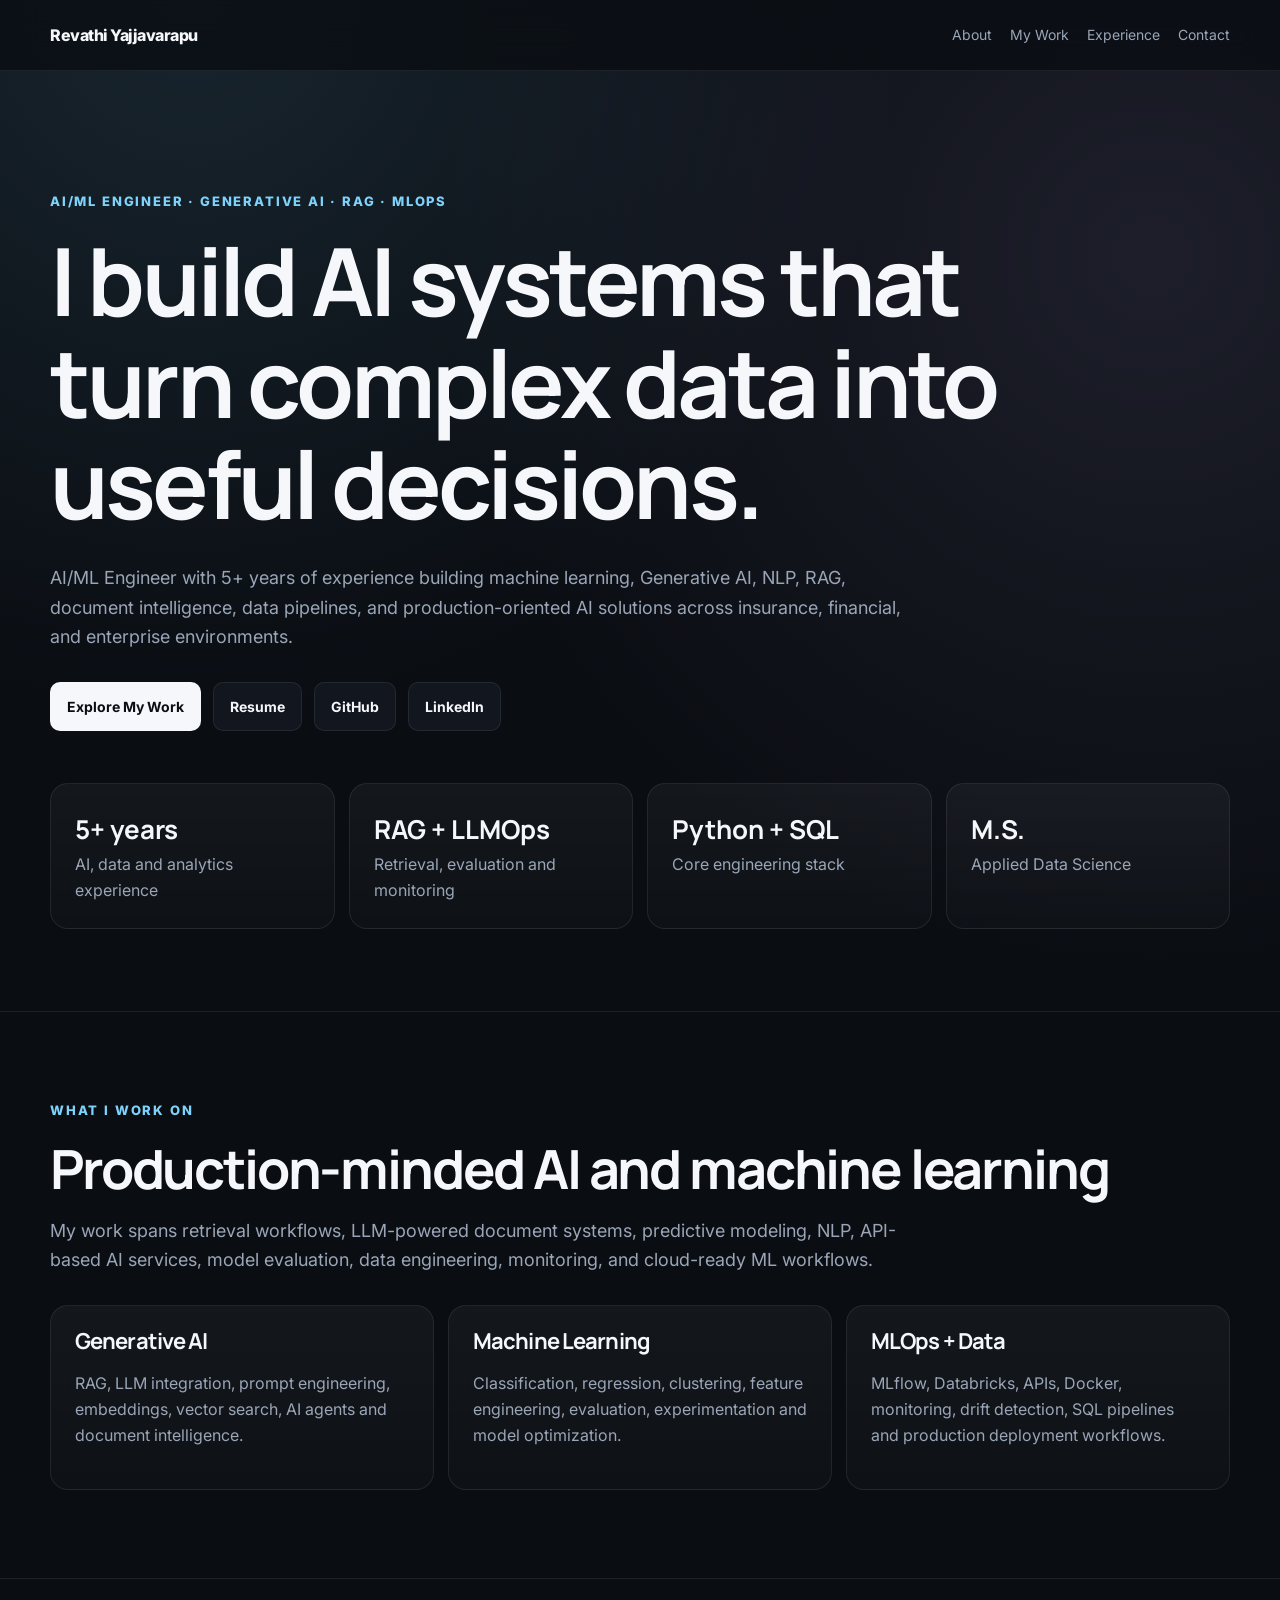
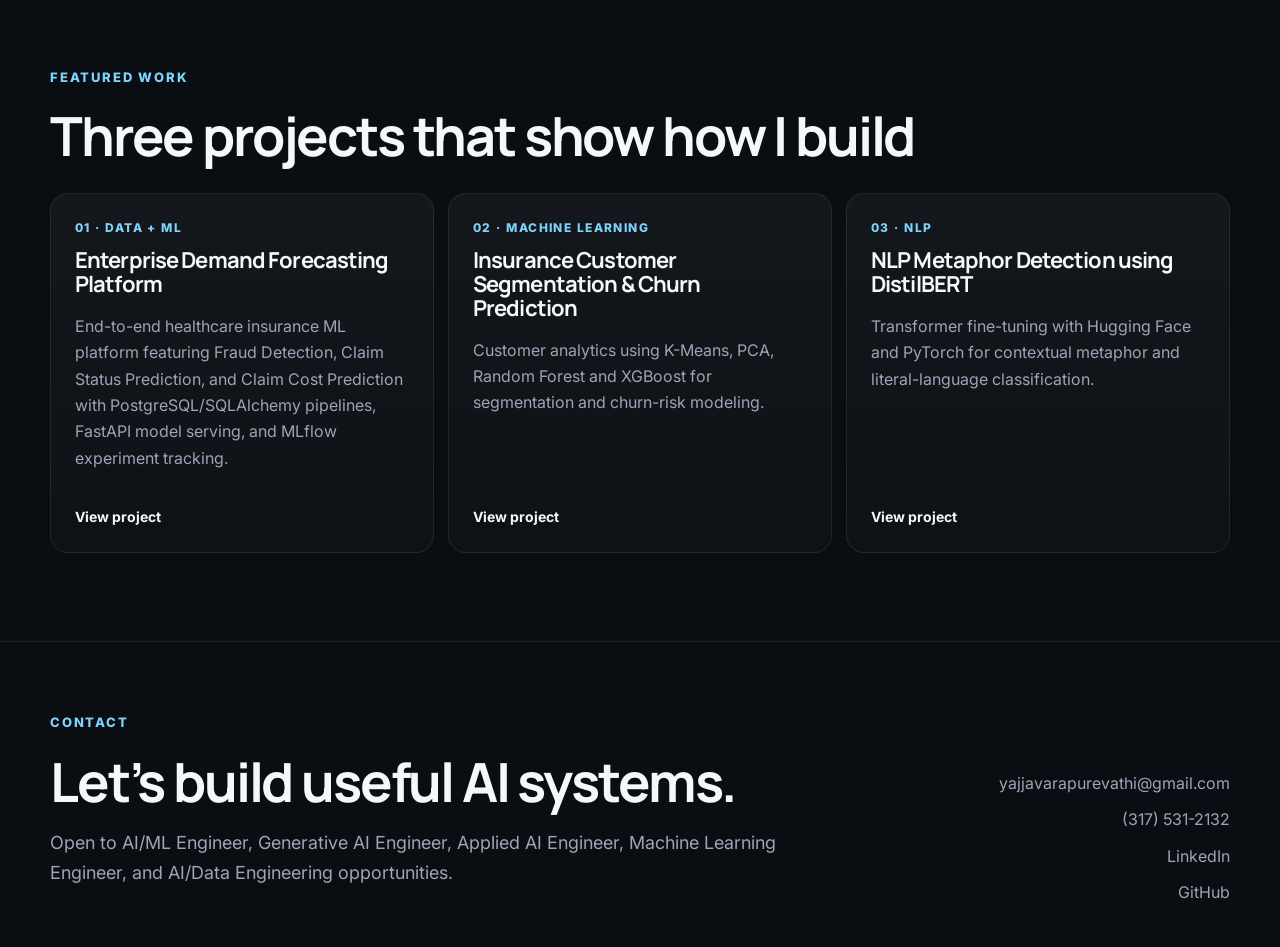
<file: index.html>
<!DOCTYPE html>
<html lang="en"><head>
<meta charset="UTF-8"><meta name="viewport" content="width=device-width,initial-scale=1">
<meta name="description" content="Revathi Yajjavarapu AI/ML Engineer portfolio">
<title>Revathi Yajjavarapu | AI/ML Engineer</title>
<link rel="preconnect" href="https://fonts.googleapis.com"><link rel="preconnect" href="https://fonts.gstatic.com" crossorigin>
<link href="https://fonts.googleapis.com/css2?family=Inter:wght@400;500;600;700&family=Manrope:wght@600;700;800&display=swap" rel="stylesheet">
<link rel="stylesheet" href="assets/style.css">
</head><body>
<nav><div class="wrap nav">
<a class="brand" href="index.html">Revathi Yajjavarapu</a>
<div class="links">
<a href="about.html">About</a>
<a href="mywork.html">My Work</a>
<a href="experience.html">Experience</a>
<a href="contact.html">Contact</a>
</div></div></nav>

<main>
<section class="hero"><div class="wrap">
<div class="eyebrow">AI/ML Engineer · Generative AI · RAG · MLOps</div>
<h1>I build AI systems that turn complex data into useful decisions.</h1>
<p>AI/ML Engineer with 5+ years of experience building machine learning, Generative AI, NLP, RAG, document intelligence, data pipelines, and production-oriented AI solutions across insurance, financial, and enterprise environments.</p>
<div class="actions">
<a class="btn primary" href="mywork.html">Explore My Work</a>
<a class="btn" href="resume/Revathi_Yajjavarapu_Resume.docx">Resume</a>
<a class="btn" target="_blank" href="https://github.com/yajjavarapurevathi/">GitHub</a>
<a class="btn" target="_blank" href="https://www.linkedin.com/in/revathi-yajjavarapu/">LinkedIn</a>
</div>
<div class="stats">
<div class="card stat"><strong>5+ years</strong><span>AI, data and analytics experience</span></div>
<div class="card stat"><strong>RAG + LLMOps</strong><span>Retrieval, evaluation and monitoring</span></div>
<div class="card stat"><strong>Python + SQL</strong><span>Core engineering stack</span></div>
<div class="card stat"><strong>M.S.</strong><span>Applied Data Science</span></div>
</div></div></section>

<section><div class="wrap"><div class="eyebrow">What I Work On</div><h2>Production-minded AI and machine learning</h2>
<p class="lead">My work spans retrieval workflows, LLM-powered document systems, predictive modeling, NLP, API-based AI services, model evaluation, data engineering, monitoring, and cloud-ready ML workflows.</p>
<div class="grid-3" style="margin-top:30px">
<div class="card"><h3>Generative AI</h3><p>RAG, LLM integration, prompt engineering, embeddings, vector search, AI agents and document intelligence.</p></div>
<div class="card"><h3>Machine Learning</h3><p>Classification, regression, clustering, feature engineering, evaluation, experimentation and model optimization.</p></div>
<div class="card"><h3>MLOps + Data</h3><p>MLflow, Databricks, APIs, Docker, monitoring, drift detection, SQL pipelines and production deployment workflows.</p></div>
</div></div></section>

<section><div class="wrap"><div class="eyebrow">Featured Work</div><h2>Three projects that show how I build</h2>
<div class="grid-3" style="margin-top:28px">
<a class="card project-card" href="projects/healthcare-insurance-platform.html"><div><div class="num">01 · Data + ML</div><h3>Enterprise Demand Forecasting Platform</h3><p>End-to-end healthcare insurance ML platform featuring Fraud Detection, Claim Status Prediction, and Claim Cost Prediction with PostgreSQL/SQLAlchemy pipelines, FastAPI model serving, and MLflow experiment tracking.</p></div><div class="go">View project</div></a>
<a class="card project-card" href="projects/churn-prediction.html"><div><div class="num">02 · Machine Learning</div><h3>Insurance Customer Segmentation & Churn Prediction</h3><p>Customer analytics using K-Means, PCA, Random Forest and XGBoost for segmentation and churn-risk modeling.</p></div><div class="go">View project</div></a>
<a class="card project-card" href="projects/metaphor-detection.html"><div><div class="num">03 · NLP</div><h3>NLP Metaphor Detection using DistilBERT</h3><p>Transformer fine-tuning with Hugging Face and PyTorch for contextual metaphor and literal-language classification.</p></div><div class="go">View project</div></a>
</div></div></section>
</main>

<footer class="footer"><div class="wrap contact-grid">
<div><div class="eyebrow">Contact</div><h2>Let’s build useful AI systems.</h2>
<p class="lead">Open to AI/ML Engineer, Generative AI Engineer, Applied AI Engineer, Machine Learning Engineer, and AI/Data Engineering opportunities.</p></div>
<div class="contact-links">
<a href="mailto:yajjavarapurevathi@gmail.com">yajjavarapurevathi@gmail.com</a>
<a href="tel:+13175312132">(317) 531-2132</a>
<a target="_blank" href="https://www.linkedin.com/in/revathi-yajjavarapu/">LinkedIn</a>
<a target="_blank" href="https://github.com/yajjavarapurevathi/">GitHub</a>
</div></div></footer>
</body></html>
</file>
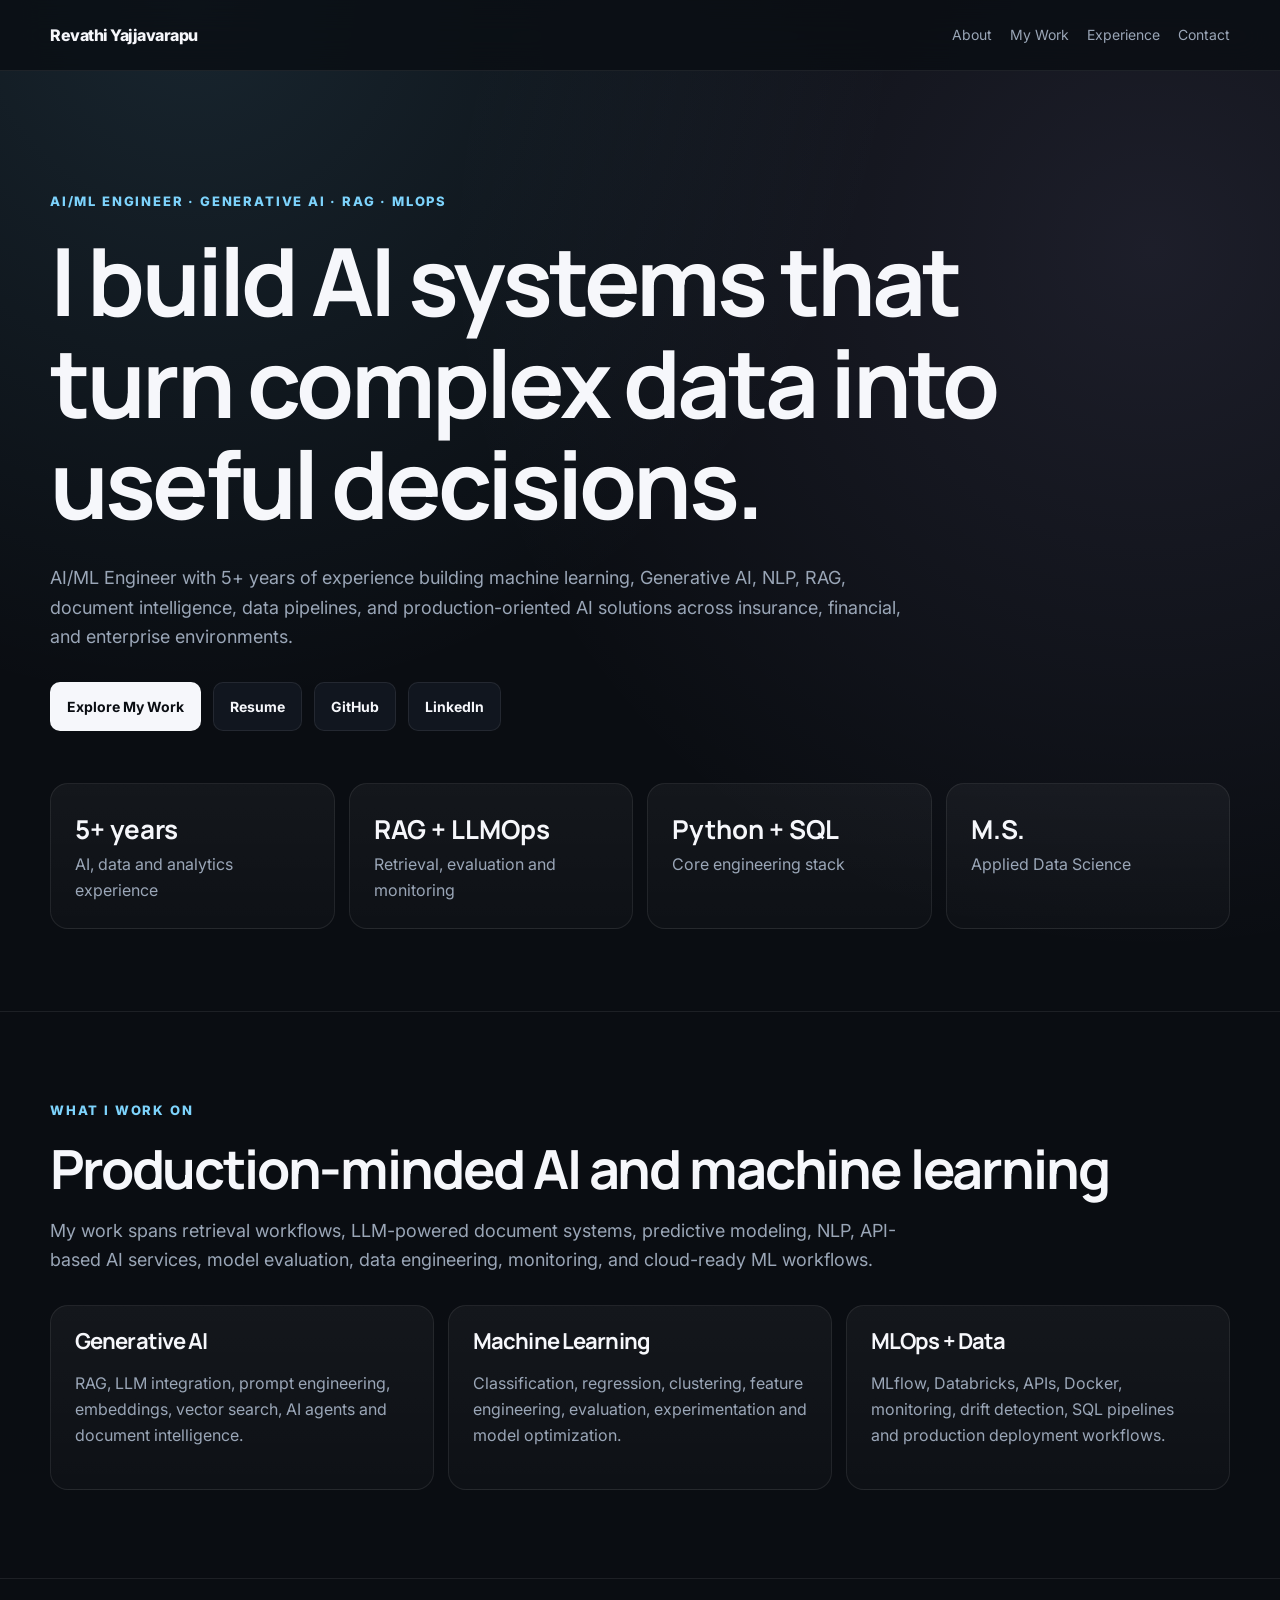
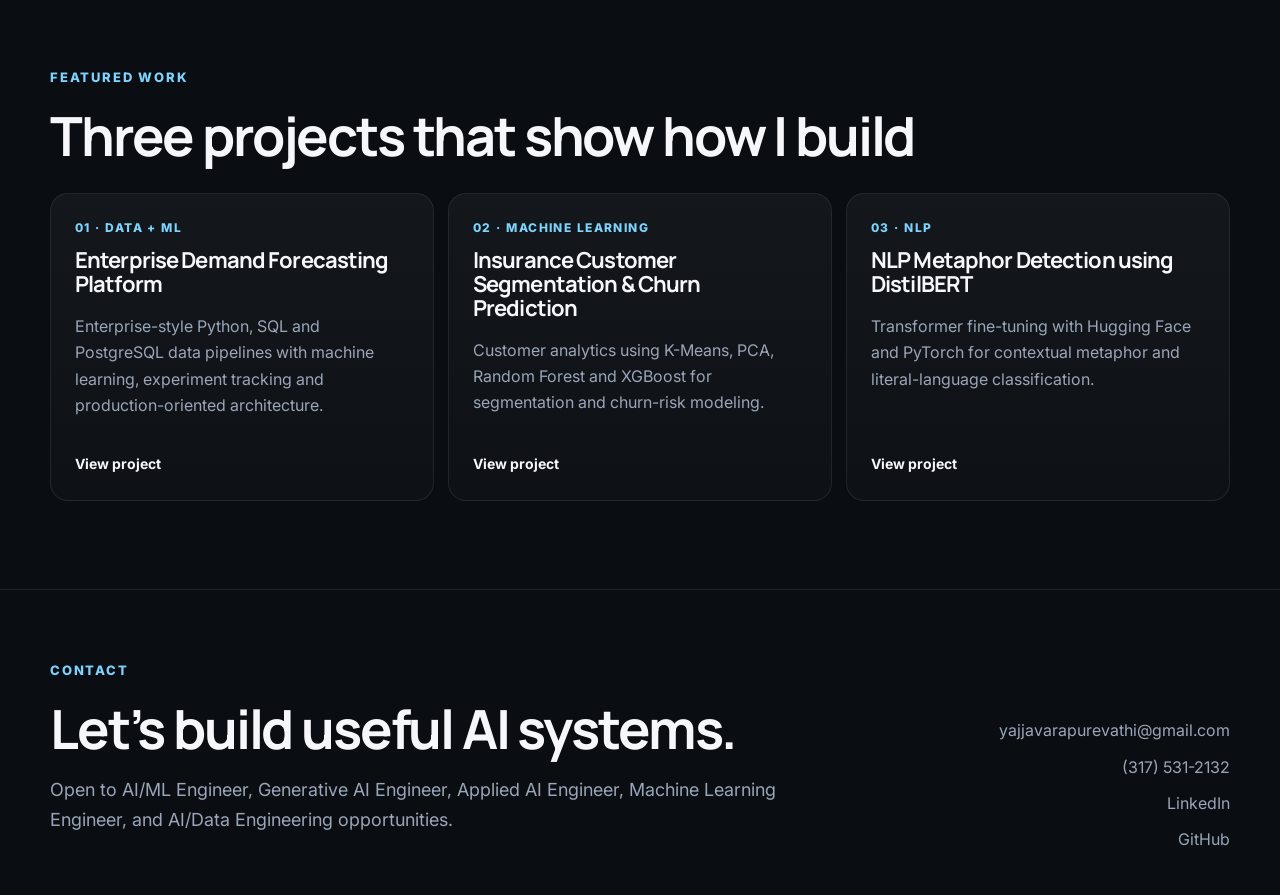
<file: projects/index.html>
<!DOCTYPE html>
<html lang="en"><head>
<meta charset="UTF-8"><meta name="viewport" content="width=device-width,initial-scale=1">
<meta name="description" content="Revathi Yajjavarapu AI/ML Engineer portfolio">
<title>Revathi Yajjavarapu | AI/ML Engineer</title>
<link rel="preconnect" href="https://fonts.googleapis.com"><link rel="preconnect" href="https://fonts.gstatic.com" crossorigin>
<link href="https://fonts.googleapis.com/css2?family=Inter:wght@400;500;600;700&family=Manrope:wght@600;700;800&display=swap" rel="stylesheet">
<link rel="stylesheet" href="assets/style.css">
</head><body>
<nav><div class="wrap nav">
<a class="brand" href="index.html">Revathi Yajjavarapu</a>
<div class="links">
<a href="about.html">About</a>
<a href="mywork.html">My Work</a>
<a href="experience.html">Experience</a>
<a href="contact.html">Contact</a>
</div></div></nav>

<main>
<section class="hero"><div class="wrap">
<div class="eyebrow">AI/ML Engineer · Generative AI · RAG · MLOps</div>
<h1>I build AI systems that turn complex data into useful decisions.</h1>
<p>AI/ML Engineer with 5+ years of experience building machine learning, Generative AI, NLP, RAG, document intelligence, data pipelines, and production-oriented AI solutions across insurance, financial, and enterprise environments.</p>
<div class="actions">
<a class="btn primary" href="mywork.html">Explore My Work</a>
<a class="btn" href="resume/Revathi_Yajjavarapu_Resume.docx">Resume</a>
<a class="btn" target="_blank" href="https://github.com/yajjavarapurevathi/">GitHub</a>
<a class="btn" target="_blank" href="https://www.linkedin.com/in/revathi-yajjavarapu/">LinkedIn</a>
</div>
<div class="stats">
<div class="card stat"><strong>5+ years</strong><span>AI, data and analytics experience</span></div>
<div class="card stat"><strong>RAG + LLMOps</strong><span>Retrieval, evaluation and monitoring</span></div>
<div class="card stat"><strong>Python + SQL</strong><span>Core engineering stack</span></div>
<div class="card stat"><strong>M.S.</strong><span>Applied Data Science</span></div>
</div></div></section>

<section><div class="wrap"><div class="eyebrow">What I Work On</div><h2>Production-minded AI and machine learning</h2>
<p class="lead">My work spans retrieval workflows, LLM-powered document systems, predictive modeling, NLP, API-based AI services, model evaluation, data engineering, monitoring, and cloud-ready ML workflows.</p>
<div class="grid-3" style="margin-top:30px">
<div class="card"><h3>Generative AI</h3><p>RAG, LLM integration, prompt engineering, embeddings, vector search, AI agents and document intelligence.</p></div>
<div class="card"><h3>Machine Learning</h3><p>Classification, regression, clustering, feature engineering, evaluation, experimentation and model optimization.</p></div>
<div class="card"><h3>MLOps + Data</h3><p>MLflow, Databricks, APIs, Docker, monitoring, drift detection, SQL pipelines and production deployment workflows.</p></div>
</div></div></section>

<section><div class="wrap"><div class="eyebrow">Featured Work</div><h2>Three projects that show how I build</h2>
<div class="grid-3" style="margin-top:28px">
<a class="card project-card" href="projects/healthcare-insurance-platform.html"><div><div class="num">01 · Data + ML</div><h3>Enterprise Demand Forecasting Platform</h3><p>Enterprise-style Python, SQL and PostgreSQL data pipelines with machine learning, experiment tracking and production-oriented architecture.</p></div><div class="go">View project</div></a>
<a class="card project-card" href="projects/churn-prediction.html"><div><div class="num">02 · Machine Learning</div><h3>Insurance Customer Segmentation & Churn Prediction</h3><p>Customer analytics using K-Means, PCA, Random Forest and XGBoost for segmentation and churn-risk modeling.</p></div><div class="go">View project</div></a>
<a class="card project-card" href="projects/metaphor-detection.html"><div><div class="num">03 · NLP</div><h3>NLP Metaphor Detection using DistilBERT</h3><p>Transformer fine-tuning with Hugging Face and PyTorch for contextual metaphor and literal-language classification.</p></div><div class="go">View project</div></a>
</div></div></section>
</main>

<footer class="footer"><div class="wrap contact-grid">
<div><div class="eyebrow">Contact</div><h2>Let’s build useful AI systems.</h2>
<p class="lead">Open to AI/ML Engineer, Generative AI Engineer, Applied AI Engineer, Machine Learning Engineer, and AI/Data Engineering opportunities.</p></div>
<div class="contact-links">
<a href="mailto:yajjavarapurevathi@gmail.com">yajjavarapurevathi@gmail.com</a>
<a href="tel:+13175312132">(317) 531-2132</a>
<a target="_blank" href="https://www.linkedin.com/in/revathi-yajjavarapu/">LinkedIn</a>
<a target="_blank" href="https://github.com/yajjavarapurevathi/">GitHub</a>
</div></div></footer>
</body></html>
</file>
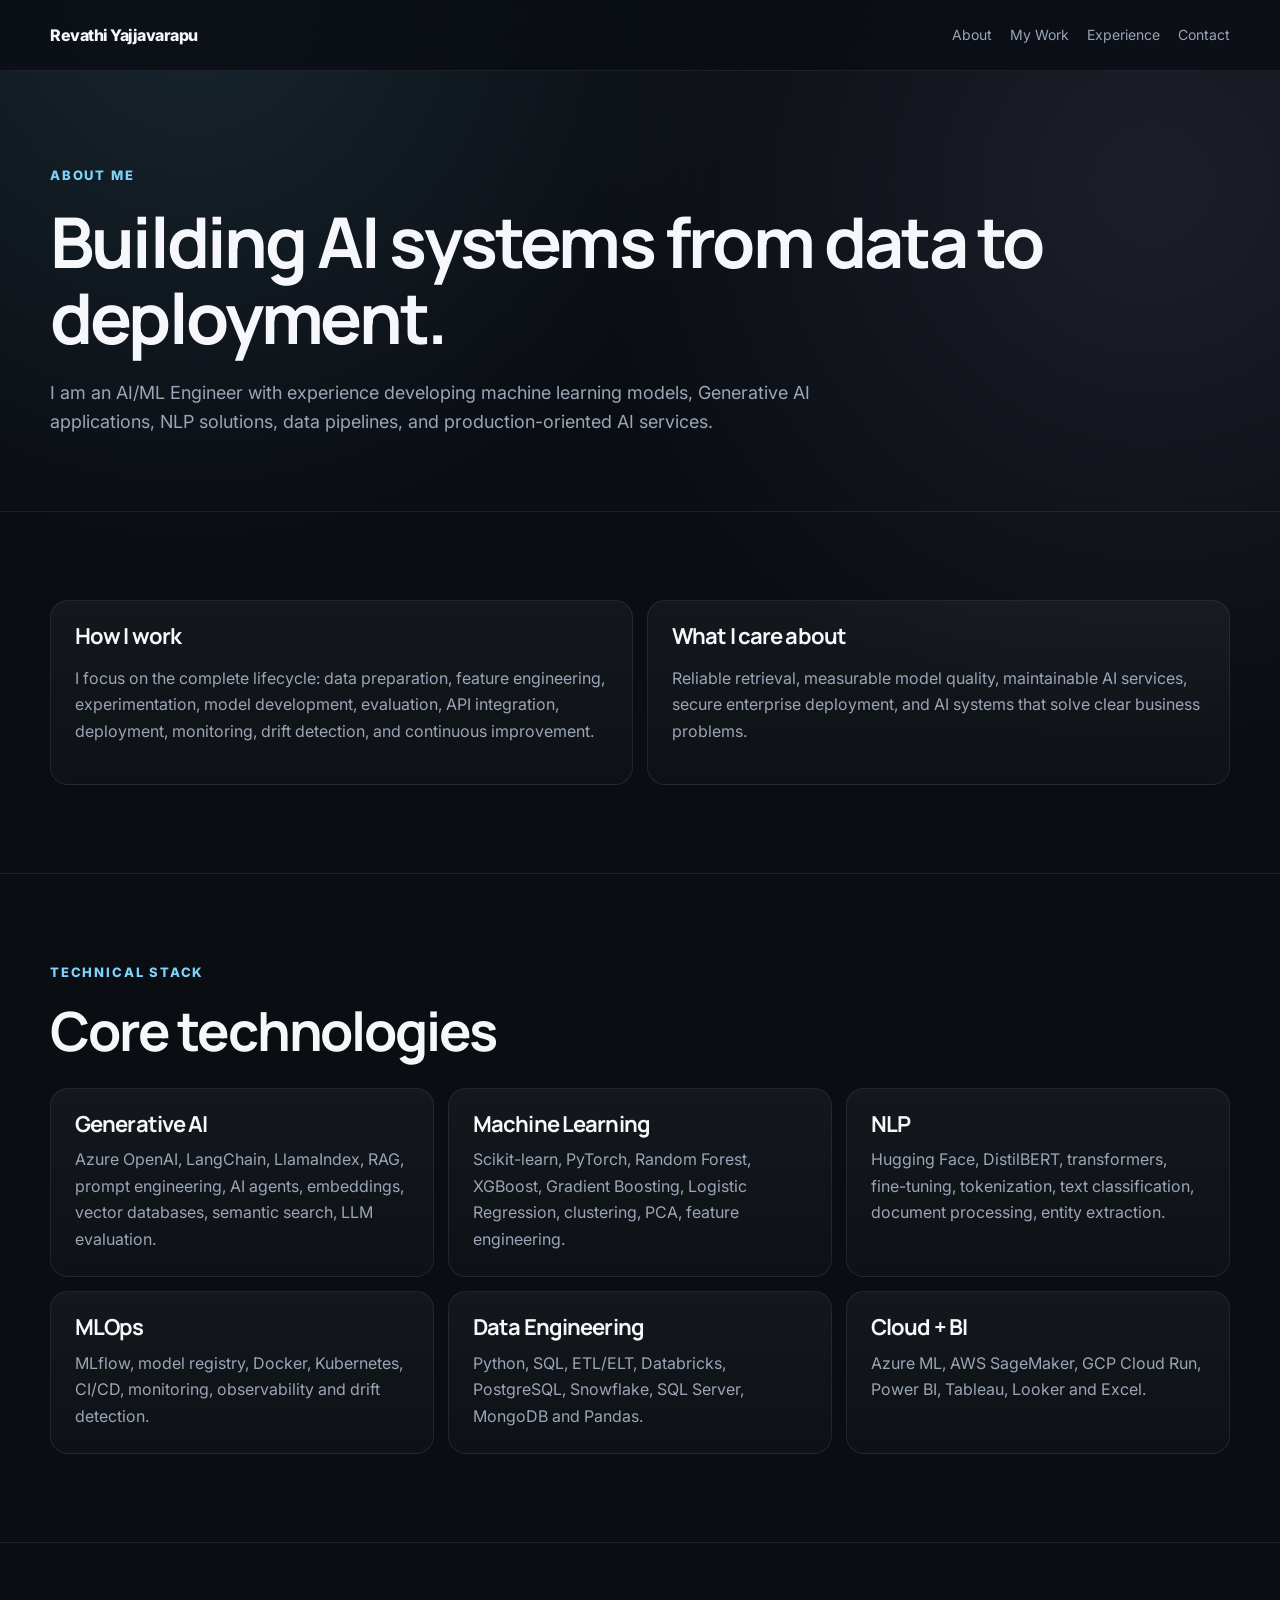
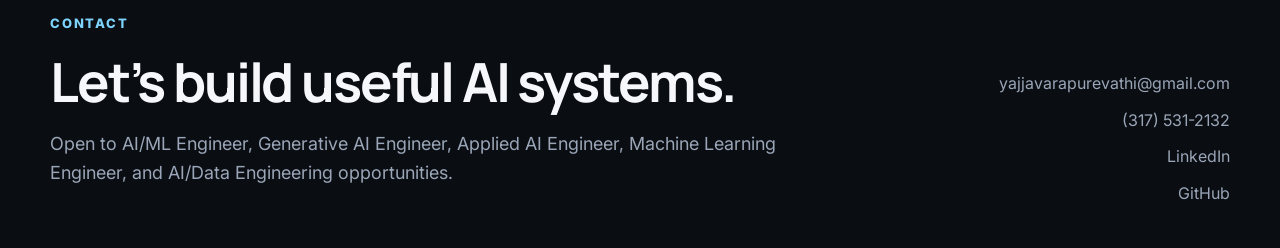
<file: about.html>
<!DOCTYPE html>
<html lang="en"><head>
<meta charset="UTF-8"><meta name="viewport" content="width=device-width,initial-scale=1">
<meta name="description" content="Revathi Yajjavarapu AI/ML Engineer portfolio">
<title>About | Revathi Yajjavarapu</title>
<link rel="preconnect" href="https://fonts.googleapis.com"><link rel="preconnect" href="https://fonts.gstatic.com" crossorigin>
<link href="https://fonts.googleapis.com/css2?family=Inter:wght@400;500;600;700&family=Manrope:wght@600;700;800&display=swap" rel="stylesheet">
<link rel="stylesheet" href="assets/style.css">
</head><body>
<nav><div class="wrap nav">
<a class="brand" href="index.html">Revathi Yajjavarapu</a>
<div class="links">
<a href="about.html">About</a>
<a href="mywork.html">My Work</a>
<a href="experience.html">Experience</a>
<a href="contact.html">Contact</a>
</div></div></nav>

<main><section class="page-hero"><div class="wrap">
<div class="eyebrow">About Me</div><h1>Building AI systems from data to deployment.</h1>
<p class="lead">I am an AI/ML Engineer with experience developing machine learning models, Generative AI applications, NLP solutions, data pipelines, and production-oriented AI services.</p>
</div></section>
<section><div class="wrap grid-2">
<div class="card"><h3>How I work</h3><p>I focus on the complete lifecycle: data preparation, feature engineering, experimentation, model development, evaluation, API integration, deployment, monitoring, drift detection, and continuous improvement.</p></div>
<div class="card"><h3>What I care about</h3><p>Reliable retrieval, measurable model quality, maintainable AI services, secure enterprise deployment, and AI systems that solve clear business problems.</p></div>
</div></section>
<section><div class="wrap"><div class="eyebrow">Technical Stack</div><h2>Core technologies</h2>
<div class="grid-3" style="margin-top:28px">
<div class="card skill-group"><h3>Generative AI</h3><p>Azure OpenAI, LangChain, LlamaIndex, RAG, prompt engineering, AI agents, embeddings, vector databases, semantic search, LLM evaluation.</p></div>
<div class="card skill-group"><h3>Machine Learning</h3><p>Scikit-learn, PyTorch, Random Forest, XGBoost, Gradient Boosting, Logistic Regression, clustering, PCA, feature engineering.</p></div>
<div class="card skill-group"><h3>NLP</h3><p>Hugging Face, DistilBERT, transformers, fine-tuning, tokenization, text classification, document processing, entity extraction.</p></div>
<div class="card skill-group"><h3>MLOps</h3><p>MLflow, model registry, Docker, Kubernetes, CI/CD, monitoring, observability and drift detection.</p></div>
<div class="card skill-group"><h3>Data Engineering</h3><p>Python, SQL, ETL/ELT, Databricks, PostgreSQL, Snowflake, SQL Server, MongoDB and Pandas.</p></div>
<div class="card skill-group"><h3>Cloud + BI</h3><p>Azure ML, AWS SageMaker, GCP Cloud Run, Power BI, Tableau, Looker and Excel.</p></div>
</div></div></section></main>

<footer class="footer"><div class="wrap contact-grid">
<div><div class="eyebrow">Contact</div><h2>Let’s build useful AI systems.</h2>
<p class="lead">Open to AI/ML Engineer, Generative AI Engineer, Applied AI Engineer, Machine Learning Engineer, and AI/Data Engineering opportunities.</p></div>
<div class="contact-links">
<a href="mailto:yajjavarapurevathi@gmail.com">yajjavarapurevathi@gmail.com</a>
<a href="tel:+13175312132">(317) 531-2132</a>
<a target="_blank" href="https://www.linkedin.com/in/revathi-yajjavarapu/">LinkedIn</a>
<a target="_blank" href="https://github.com/yajjavarapurevathi/">GitHub</a>
</div></div></footer>
</body></html>
</file>
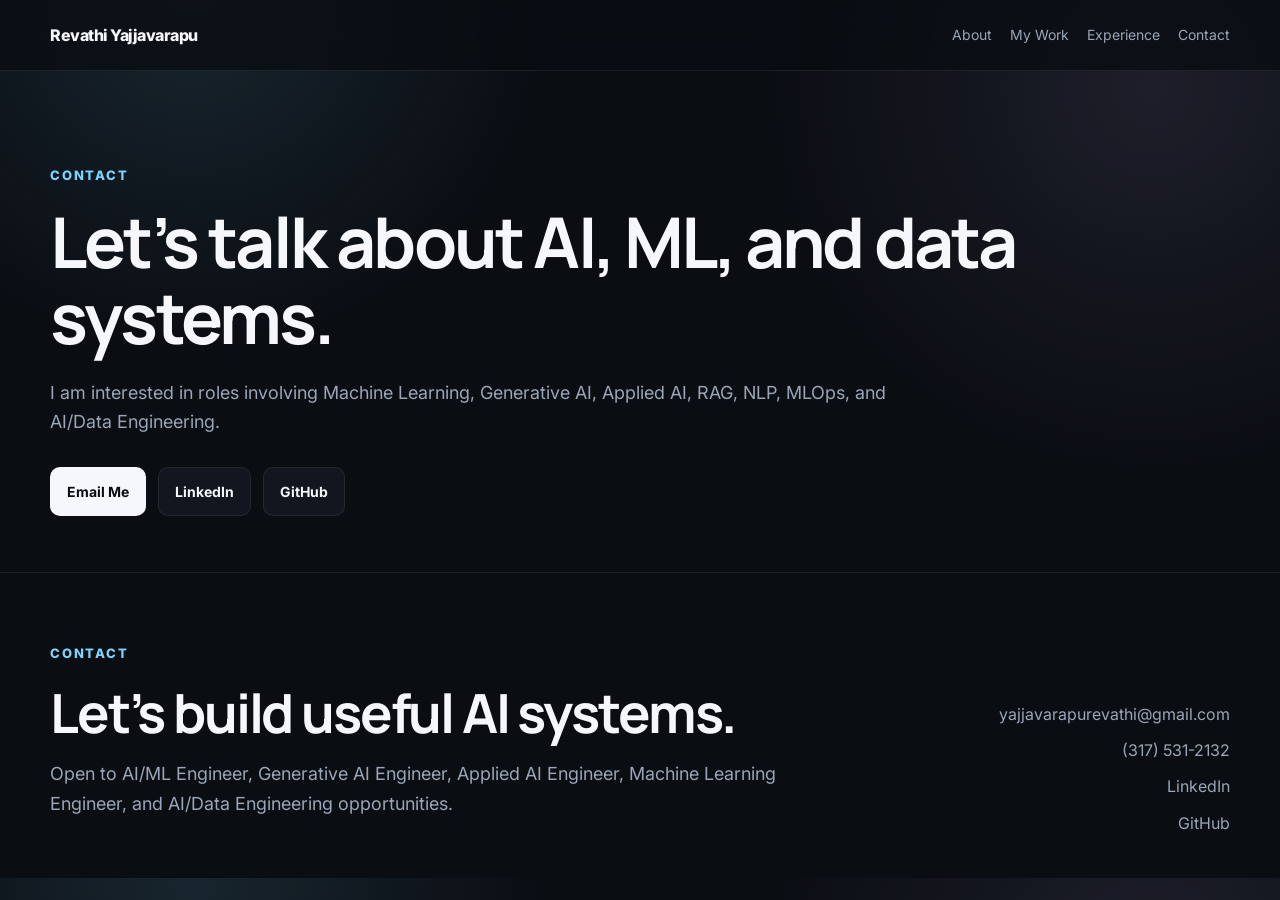
<file: contact.html>
<!DOCTYPE html>
<html lang="en"><head>
<meta charset="UTF-8"><meta name="viewport" content="width=device-width,initial-scale=1">
<meta name="description" content="Revathi Yajjavarapu AI/ML Engineer portfolio">
<title>Contact | Revathi Yajjavarapu</title>
<link rel="preconnect" href="https://fonts.googleapis.com"><link rel="preconnect" href="https://fonts.gstatic.com" crossorigin>
<link href="https://fonts.googleapis.com/css2?family=Inter:wght@400;500;600;700&family=Manrope:wght@600;700;800&display=swap" rel="stylesheet">
<link rel="stylesheet" href="assets/style.css">
</head><body>
<nav><div class="wrap nav">
<a class="brand" href="index.html">Revathi Yajjavarapu</a>
<div class="links">
<a href="about.html">About</a>
<a href="mywork.html">My Work</a>
<a href="experience.html">Experience</a>
<a href="contact.html">Contact</a>
</div></div></nav>

<main><section class="page-hero"><div class="wrap"><div class="eyebrow">Contact</div>
<h1>Let’s talk about AI, ML, and data systems.</h1>
<p class="lead">I am interested in roles involving Machine Learning, Generative AI, Applied AI, RAG, NLP, MLOps, and AI/Data Engineering.</p>
<div class="actions" style="margin-top:30px">
<a class="btn primary" href="mailto:yajjavarapurevathi@gmail.com">Email Me</a>
<a class="btn" target="_blank" href="https://www.linkedin.com/in/revathi-yajjavarapu/">LinkedIn</a>
<a class="btn" target="_blank" href="https://github.com/yajjavarapurevathi/">GitHub</a>
</div></div></section></main>

<footer class="footer"><div class="wrap contact-grid">
<div><div class="eyebrow">Contact</div><h2>Let’s build useful AI systems.</h2>
<p class="lead">Open to AI/ML Engineer, Generative AI Engineer, Applied AI Engineer, Machine Learning Engineer, and AI/Data Engineering opportunities.</p></div>
<div class="contact-links">
<a href="mailto:yajjavarapurevathi@gmail.com">yajjavarapurevathi@gmail.com</a>
<a href="tel:+13175312132">(317) 531-2132</a>
<a target="_blank" href="https://www.linkedin.com/in/revathi-yajjavarapu/">LinkedIn</a>
<a target="_blank" href="https://github.com/yajjavarapurevathi/">GitHub</a>
</div></div></footer>
</body></html>
</file>
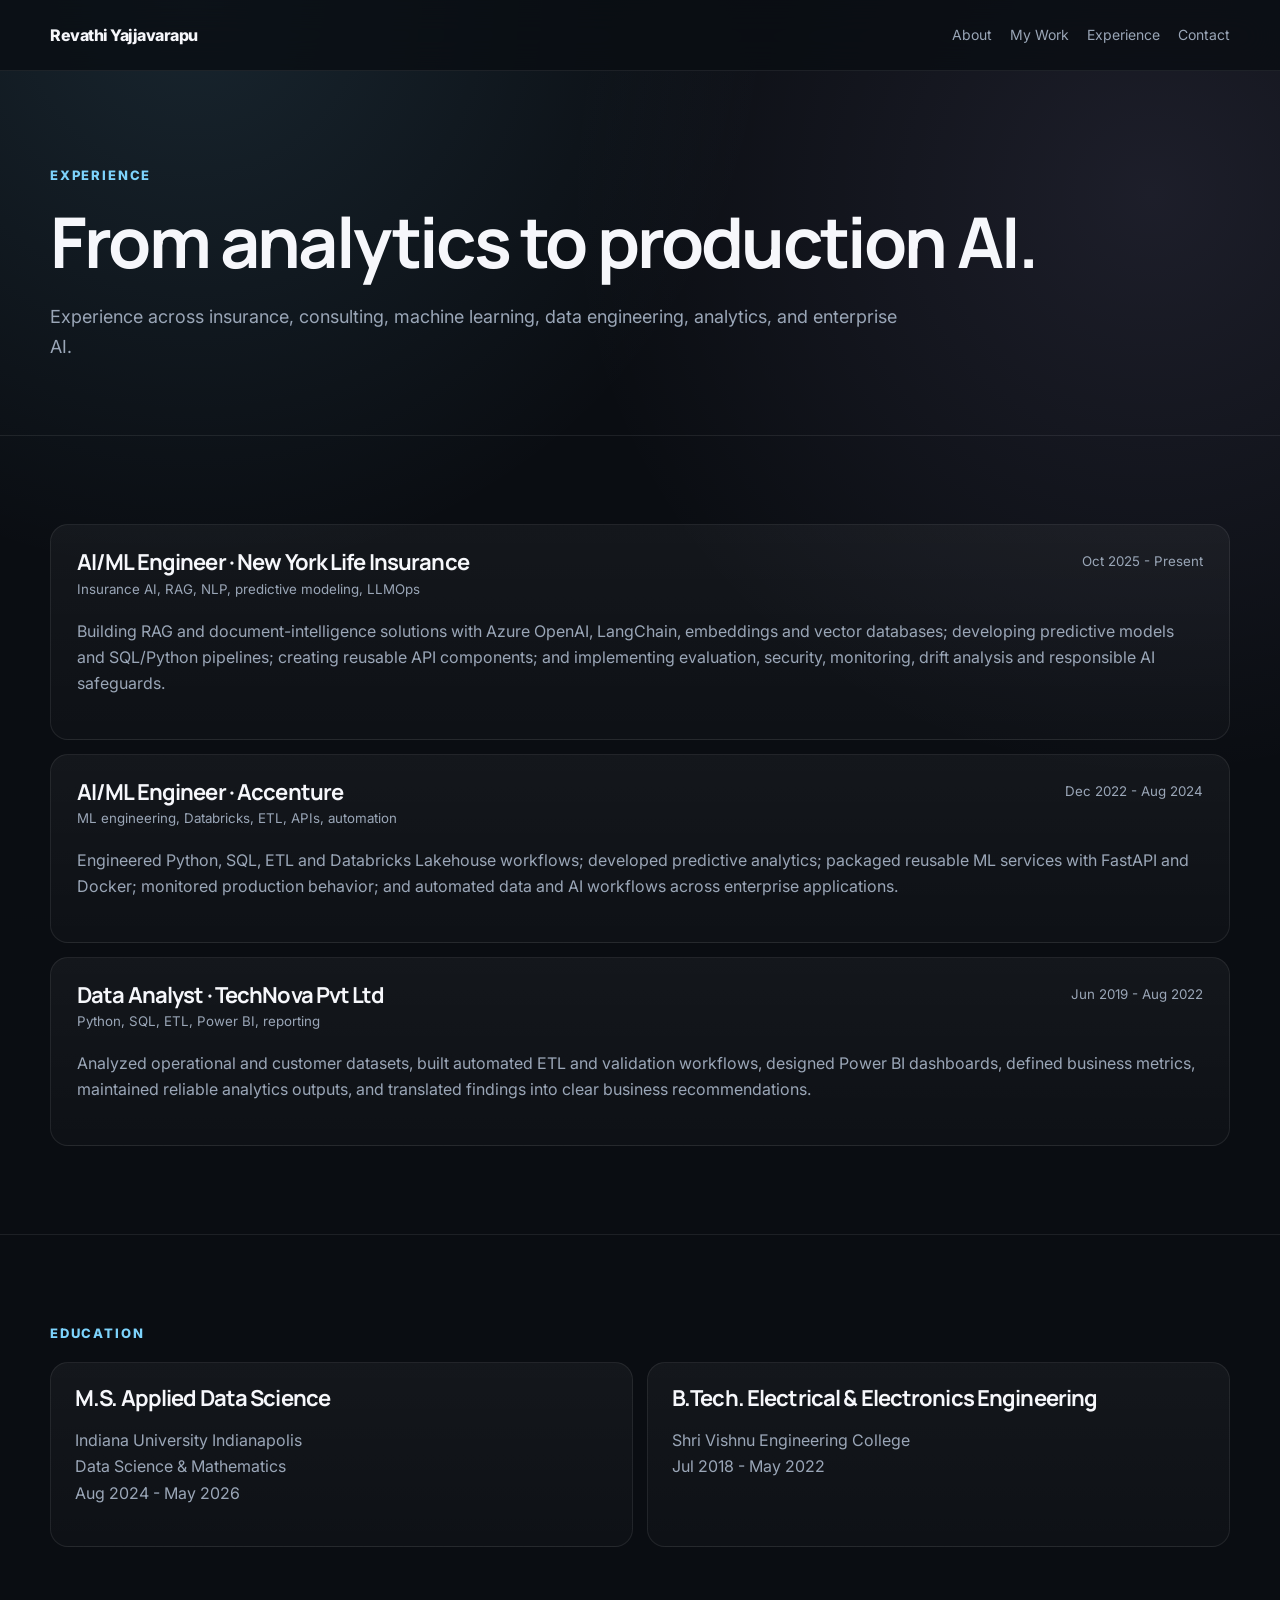
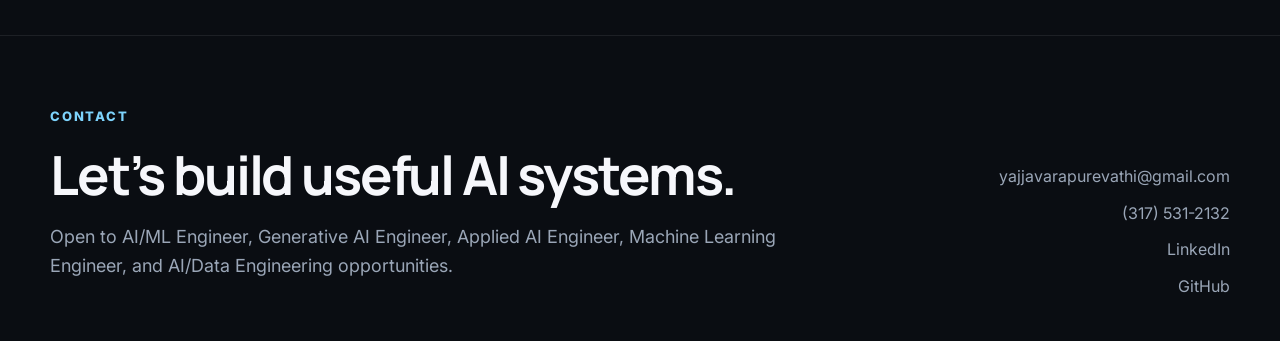
<file: experience.html>
<!DOCTYPE html>
<html lang="en"><head>
<meta charset="UTF-8"><meta name="viewport" content="width=device-width,initial-scale=1">
<meta name="description" content="Revathi Yajjavarapu AI/ML Engineer portfolio">
<title>Experience | Revathi Yajjavarapu</title>
<link rel="preconnect" href="https://fonts.googleapis.com"><link rel="preconnect" href="https://fonts.gstatic.com" crossorigin>
<link href="https://fonts.googleapis.com/css2?family=Inter:wght@400;500;600;700&family=Manrope:wght@600;700;800&display=swap" rel="stylesheet">
<link rel="stylesheet" href="assets/style.css">
</head><body>
<nav><div class="wrap nav">
<a class="brand" href="index.html">Revathi Yajjavarapu</a>
<div class="links">
<a href="about.html">About</a>
<a href="mywork.html">My Work</a>
<a href="experience.html">Experience</a>
<a href="contact.html">Contact</a>
</div></div></nav>

<main><section class="page-hero"><div class="wrap">
<div class="eyebrow">Experience</div><h1>From analytics to production AI.</h1>
<p class="lead">Experience across insurance, consulting, machine learning, data engineering, analytics, and enterprise AI.</p>
</div></section>
<section><div class="wrap" style="display:grid;gap:14px">
<div class="card role"><div class="role-top"><div><h3>AI/ML Engineer · New York Life Insurance</h3><small>Insurance AI, RAG, NLP, predictive modeling, LLMOps</small></div><small>Oct 2025 - Present</small></div>
<p>Building RAG and document-intelligence solutions with Azure OpenAI, LangChain, embeddings and vector databases; developing predictive models and SQL/Python pipelines; creating reusable API components; and implementing evaluation, security, monitoring, drift analysis and responsible AI safeguards.</p></div>
<div class="card role"><div class="role-top"><div><h3>AI/ML Engineer · Accenture</h3><small>ML engineering, Databricks, ETL, APIs, automation</small></div><small>Dec 2022 - Aug 2024</small></div>
<p>Engineered Python, SQL, ETL and Databricks Lakehouse workflows; developed predictive analytics; packaged reusable ML services with FastAPI and Docker; monitored production behavior; and automated data and AI workflows across enterprise applications.</p></div>
<div class="card role"><div class="role-top"><div><h3>Data Analyst · TechNova Pvt Ltd</h3><small>Python, SQL, ETL, Power BI, reporting</small></div><small>Jun 2019 - Aug 2022</small></div>
<p>Analyzed operational and customer datasets, built automated ETL and validation workflows, designed Power BI dashboards, defined business metrics, maintained reliable analytics outputs, and translated findings into clear business recommendations.</p></div>
</div></section>
<section><div class="wrap"><div class="eyebrow">Education</div><div class="grid-2">
<div class="card"><h3>M.S. Applied Data Science</h3><p>Indiana University Indianapolis<br>Data Science & Mathematics<br>Aug 2024 - May 2026</p></div>
<div class="card"><h3>B.Tech. Electrical & Electronics Engineering</h3><p>Shri Vishnu Engineering College<br>Jul 2018 - May 2022</p></div>
</div></div></section></main>

<footer class="footer"><div class="wrap contact-grid">
<div><div class="eyebrow">Contact</div><h2>Let’s build useful AI systems.</h2>
<p class="lead">Open to AI/ML Engineer, Generative AI Engineer, Applied AI Engineer, Machine Learning Engineer, and AI/Data Engineering opportunities.</p></div>
<div class="contact-links">
<a href="mailto:yajjavarapurevathi@gmail.com">yajjavarapurevathi@gmail.com</a>
<a href="tel:+13175312132">(317) 531-2132</a>
<a target="_blank" href="https://www.linkedin.com/in/revathi-yajjavarapu/">LinkedIn</a>
<a target="_blank" href="https://github.com/yajjavarapurevathi/">GitHub</a>
</div></div></footer>
</body></html>
</file>
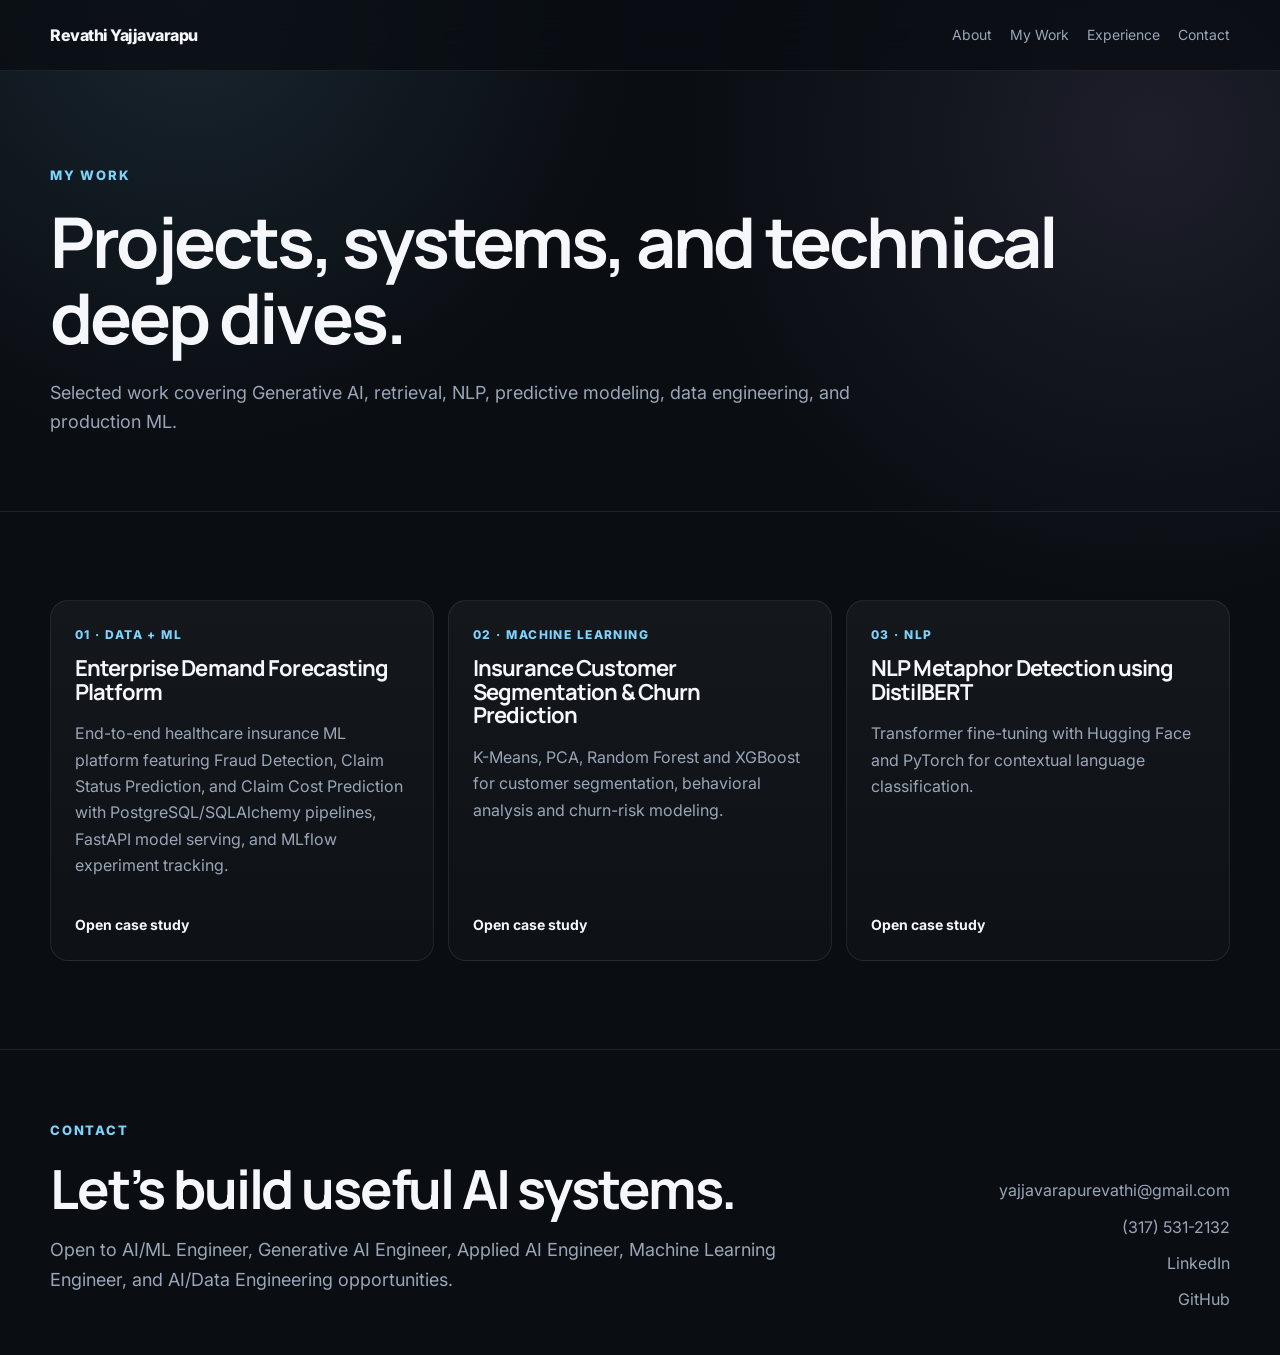
<file: mywork.html>
<!DOCTYPE html>
<html lang="en"><head>
<meta charset="UTF-8"><meta name="viewport" content="width=device-width,initial-scale=1">
<meta name="description" content="Revathi Yajjavarapu AI/ML Engineer portfolio">
<title>My Work | Revathi Yajjavarapu</title>
<link rel="preconnect" href="https://fonts.googleapis.com"><link rel="preconnect" href="https://fonts.gstatic.com" crossorigin>
<link href="https://fonts.googleapis.com/css2?family=Inter:wght@400;500;600;700&family=Manrope:wght@600;700;800&display=swap" rel="stylesheet">
<link rel="stylesheet" href="assets/style.css">
</head><body>
<nav><div class="wrap nav">
<a class="brand" href="index.html">Revathi Yajjavarapu</a>
<div class="links">
<a href="about.html">About</a>
<a href="mywork.html">My Work</a>
<a href="experience.html">Experience</a>
<a href="contact.html">Contact</a>
</div></div></nav>

<main><section class="page-hero"><div class="wrap">
<div class="eyebrow">My Work</div><h1>Projects, systems, and technical deep dives.</h1>
<p class="lead">Selected work covering Generative AI, retrieval, NLP, predictive modeling, data engineering, and production ML.</p>
</div></section>
<section><div class="wrap"><div class="grid-3">
<a class="card project-card" href="projects/healthcare-insurance-platform.html"><div><div class="num">01 · Data + ML</div><h3>Enterprise Demand Forecasting Platform</h3><p>End-to-end healthcare insurance ML platform featuring Fraud Detection, Claim Status Prediction, and Claim Cost Prediction with PostgreSQL/SQLAlchemy pipelines, FastAPI model serving, and MLflow experiment tracking.</p></div><div class="go">Open case study</div></a>
<a class="card project-card" href="projects/churn-prediction.html"><div><div class="num">02 · Machine Learning</div><h3>Insurance Customer Segmentation & Churn Prediction</h3><p>K-Means, PCA, Random Forest and XGBoost for customer segmentation, behavioral analysis and churn-risk modeling.</p></div><div class="go">Open case study</div></a>
<a class="card project-card" href="projects/metaphor-detection.html"><div><div class="num">03 · NLP</div><h3>NLP Metaphor Detection using DistilBERT</h3><p>Transformer fine-tuning with Hugging Face and PyTorch for contextual language classification.</p></div><div class="go">Open case study</div></a>
</div></div></section></main>

<footer class="footer"><div class="wrap contact-grid">
<div><div class="eyebrow">Contact</div><h2>Let’s build useful AI systems.</h2>
<p class="lead">Open to AI/ML Engineer, Generative AI Engineer, Applied AI Engineer, Machine Learning Engineer, and AI/Data Engineering opportunities.</p></div>
<div class="contact-links">
<a href="mailto:yajjavarapurevathi@gmail.com">yajjavarapurevathi@gmail.com</a>
<a href="tel:+13175312132">(317) 531-2132</a>
<a target="_blank" href="https://www.linkedin.com/in/revathi-yajjavarapu/">LinkedIn</a>
<a target="_blank" href="https://github.com/yajjavarapurevathi/">GitHub</a>
</div></div></footer>
</body></html>
</file>
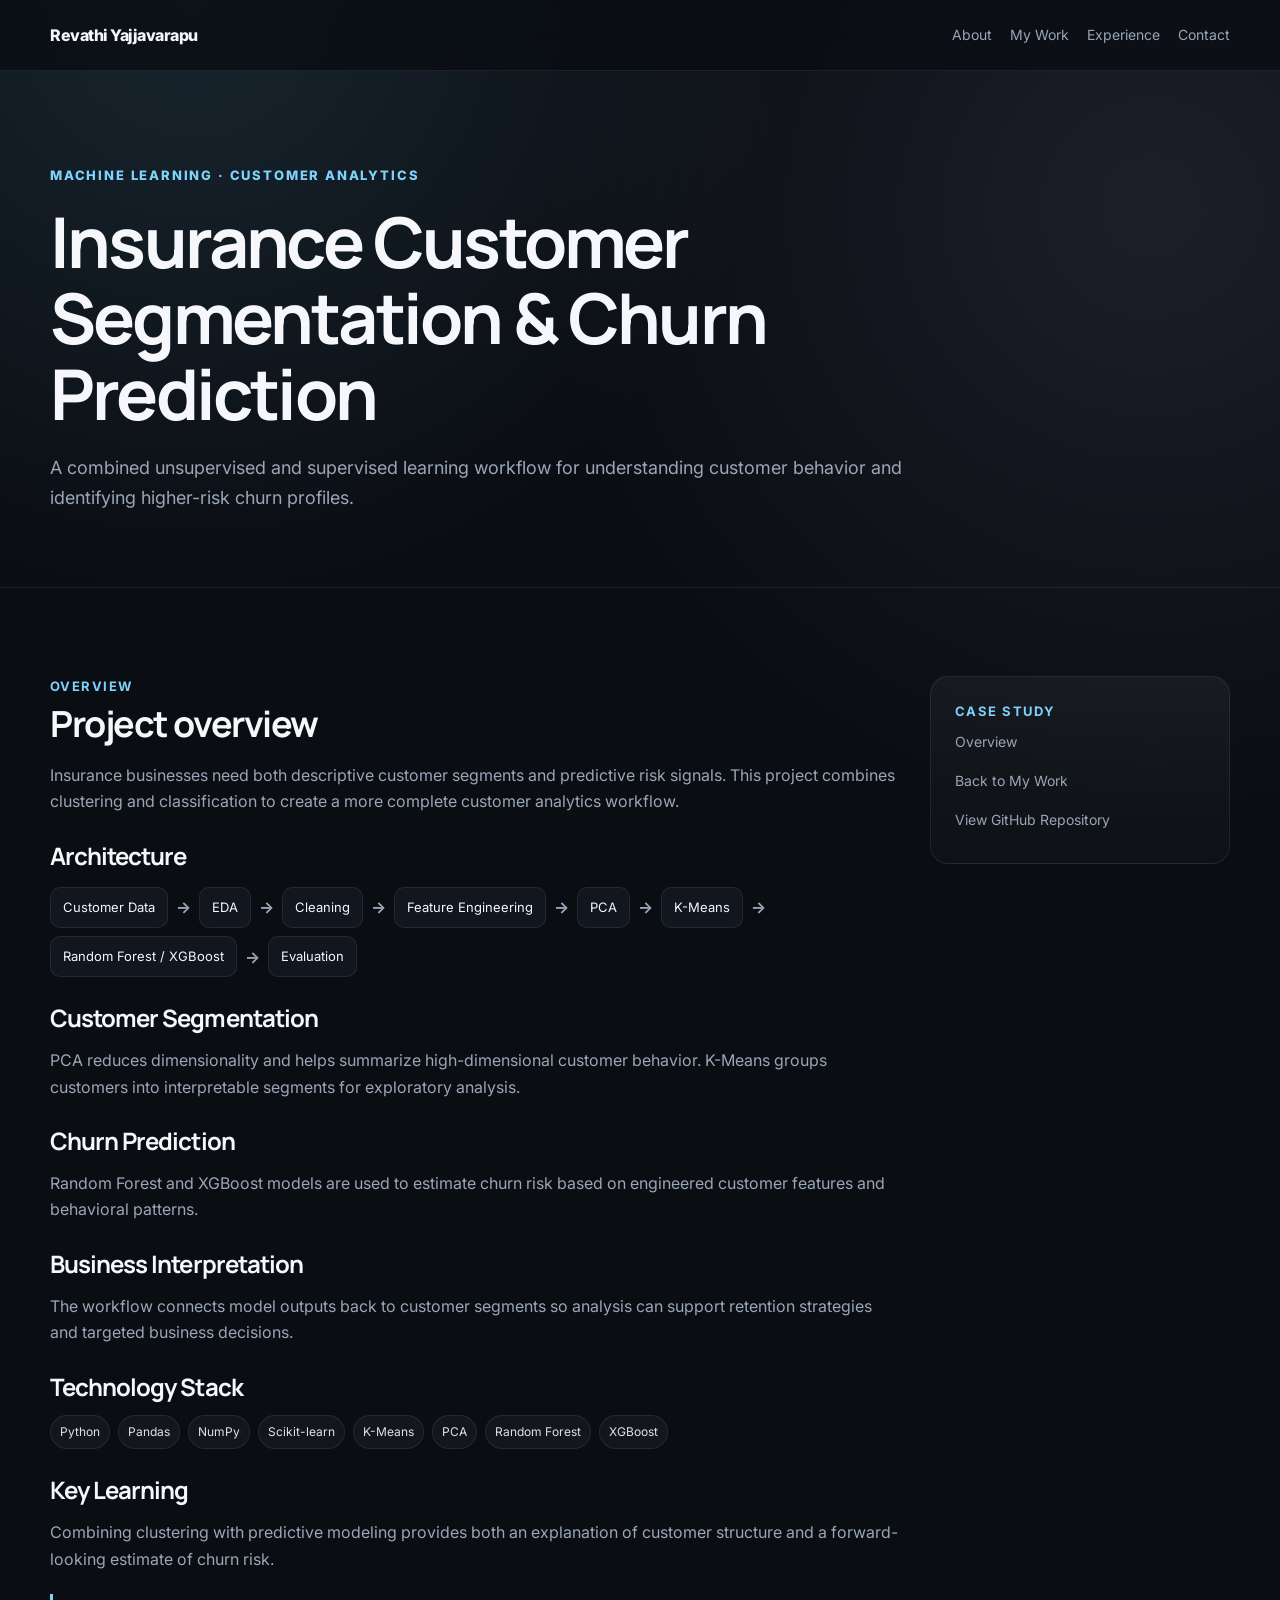
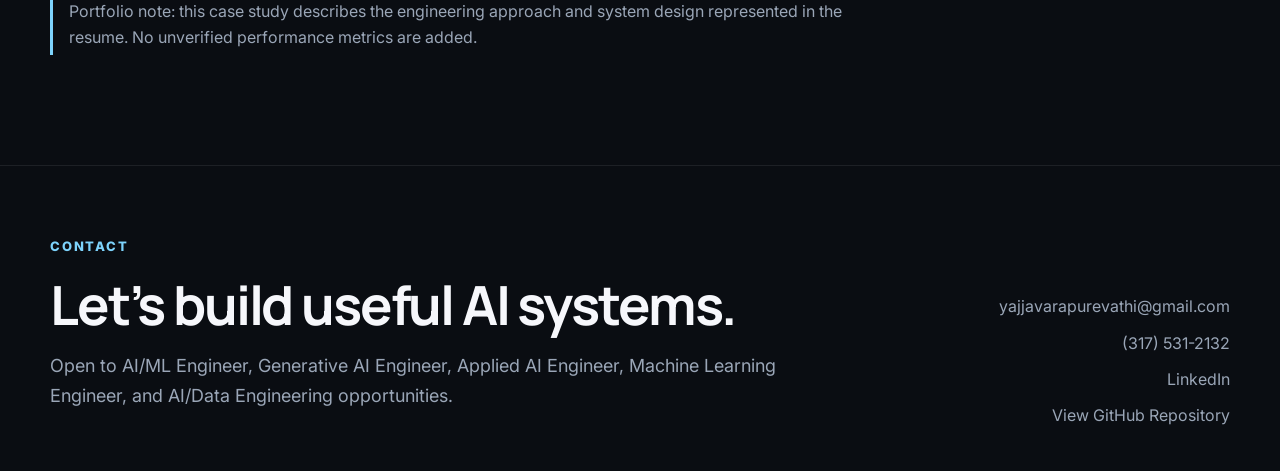
<file: projects/churn-prediction.html>
<!DOCTYPE html>
<html lang="en"><head>
<meta charset="UTF-8"><meta name="viewport" content="width=device-width,initial-scale=1">
<meta name="description" content="Revathi Yajjavarapu AI/ML Engineer portfolio">
<title>Insurance Customer Segmentation & Churn Prediction | Revathi Yajjavarapu</title>
<link rel="preconnect" href="https://fonts.googleapis.com"><link rel="preconnect" href="https://fonts.gstatic.com" crossorigin>
<link href="https://fonts.googleapis.com/css2?family=Inter:wght@400;500;600;700&family=Manrope:wght@600;700;800&display=swap" rel="stylesheet">
<link rel="stylesheet" href="../assets/style.css">
</head><body>
<nav><div class="wrap nav">
<a class="brand" href="../index.html">Revathi Yajjavarapu</a>
<div class="links">
<a href="../about.html">About</a>
<a href="../mywork.html">My Work</a>
<a href="../experience.html">Experience</a>
<a href="../contact.html">Contact</a>
</div></div></nav>

<main><section class="page-hero"><div class="wrap"><div class="eyebrow">Machine Learning · Customer Analytics</div><h1>Insurance Customer Segmentation & Churn Prediction</h1><p class="lead">A combined unsupervised and supervised learning workflow for understanding customer behavior and identifying higher-risk churn profiles.</p></div></section>
<section><div class="wrap project-layout">
<article class="prose">
<div id="overview" class="kicker">Overview</div><h2>Project overview</h2><p>Insurance businesses need both descriptive customer segments and predictive risk signals. This project combines clustering and classification to create a more complete customer analytics workflow.</p>
<h3>Architecture</h3><div class="flow"><span>Customer Data</span><b class="arrow">→</b><span>EDA</span><b class="arrow">→</b><span>Cleaning</span><b class="arrow">→</b><span>Feature Engineering</span><b class="arrow">→</b><span>PCA</span><b class="arrow">→</b><span>K-Means</span><b class="arrow">→</b><span>Random Forest / XGBoost</span><b class="arrow">→</b><span>Evaluation</span></div>
<h3>Customer Segmentation</h3><p>PCA reduces dimensionality and helps summarize high-dimensional customer behavior. K-Means groups customers into interpretable segments for exploratory analysis.</p><h3>Churn Prediction</h3><p>Random Forest and XGBoost models are used to estimate churn risk based on engineered customer features and behavioral patterns.</p><h3>Business Interpretation</h3><p>The workflow connects model outputs back to customer segments so analysis can support retention strategies and targeted business decisions.</p>
<h3>Technology Stack</h3><div class="tags"><span class="tag">Python</span><span class="tag">Pandas</span><span class="tag">NumPy</span><span class="tag">Scikit-learn</span><span class="tag">K-Means</span><span class="tag">PCA</span><span class="tag">Random Forest</span><span class="tag">XGBoost</span></div>
<h3>Key Learning</h3><p>Combining clustering with predictive modeling provides both an explanation of customer structure and a forward-looking estimate of churn risk.</p>
<div class="note">Portfolio note: this case study describes the engineering approach and system design represented in the resume. No unverified performance metrics are added.</div>
</article>
<aside class="toc card"><div class="kicker">Case Study</div><a href="#overview">Overview</a><a href="../mywork.html">Back to My Work</a><a target="_blank" href="https://github.com/yajjavarapurevathi/Insurance-Customer-Segmentation-Churn-Prediction">View GitHub Repository</a></aside>
</div></section></main>
<footer class="footer"><div class="wrap contact-grid">
<div><div class="eyebrow">Contact</div><h2>Let’s build useful AI systems.</h2>
<p class="lead">Open to AI/ML Engineer, Generative AI Engineer, Applied AI Engineer, Machine Learning Engineer, and AI/Data Engineering opportunities.</p></div>
<div class="contact-links">
<a href="mailto:yajjavarapurevathi@gmail.com">yajjavarapurevathi@gmail.com</a>
<a href="tel:+13175312132">(317) 531-2132</a>
<a target="_blank" href="https://www.linkedin.com/in/revathi-yajjavarapu/">LinkedIn</a>
<a target="_blank" href="https://github.com/yajjavarapurevathi/Insurance-Customer-Segmentation-Churn-Prediction">View GitHub Repository</a>
</div></div></footer>
</body></html>
</file>
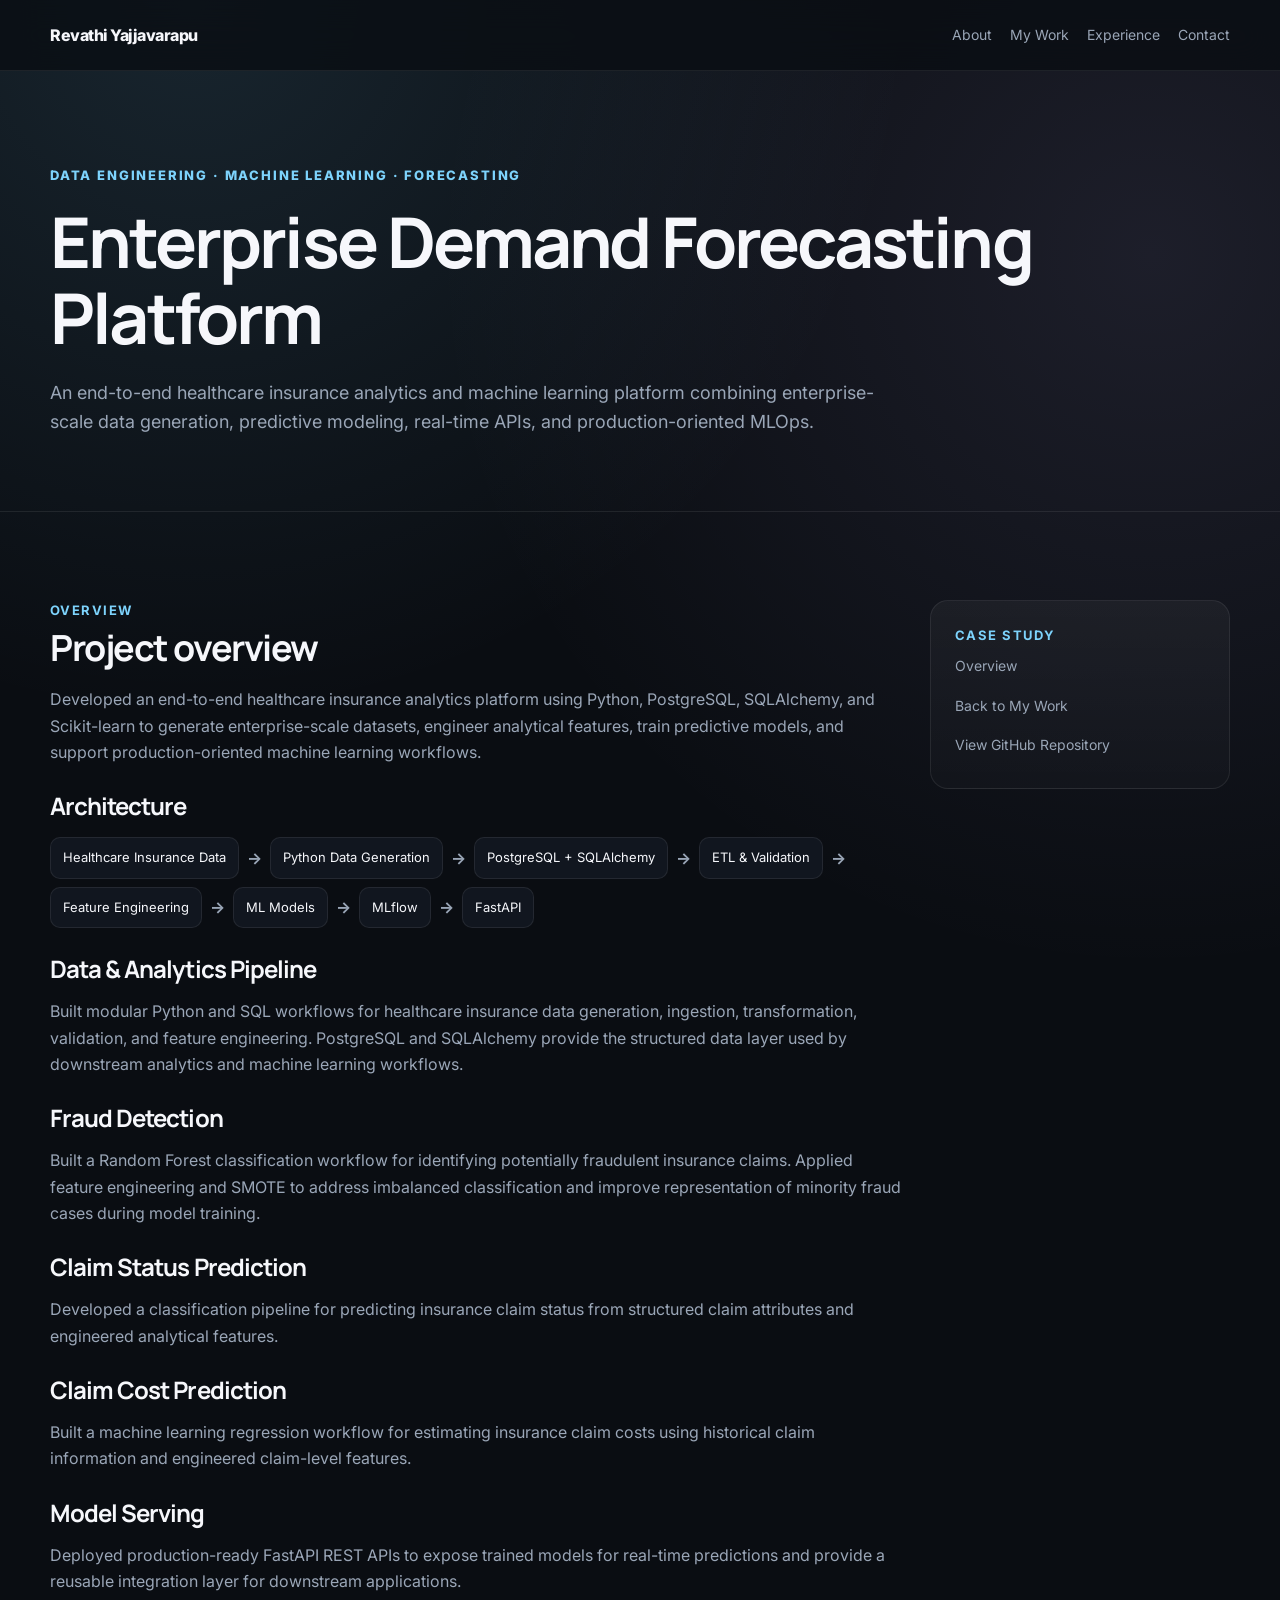
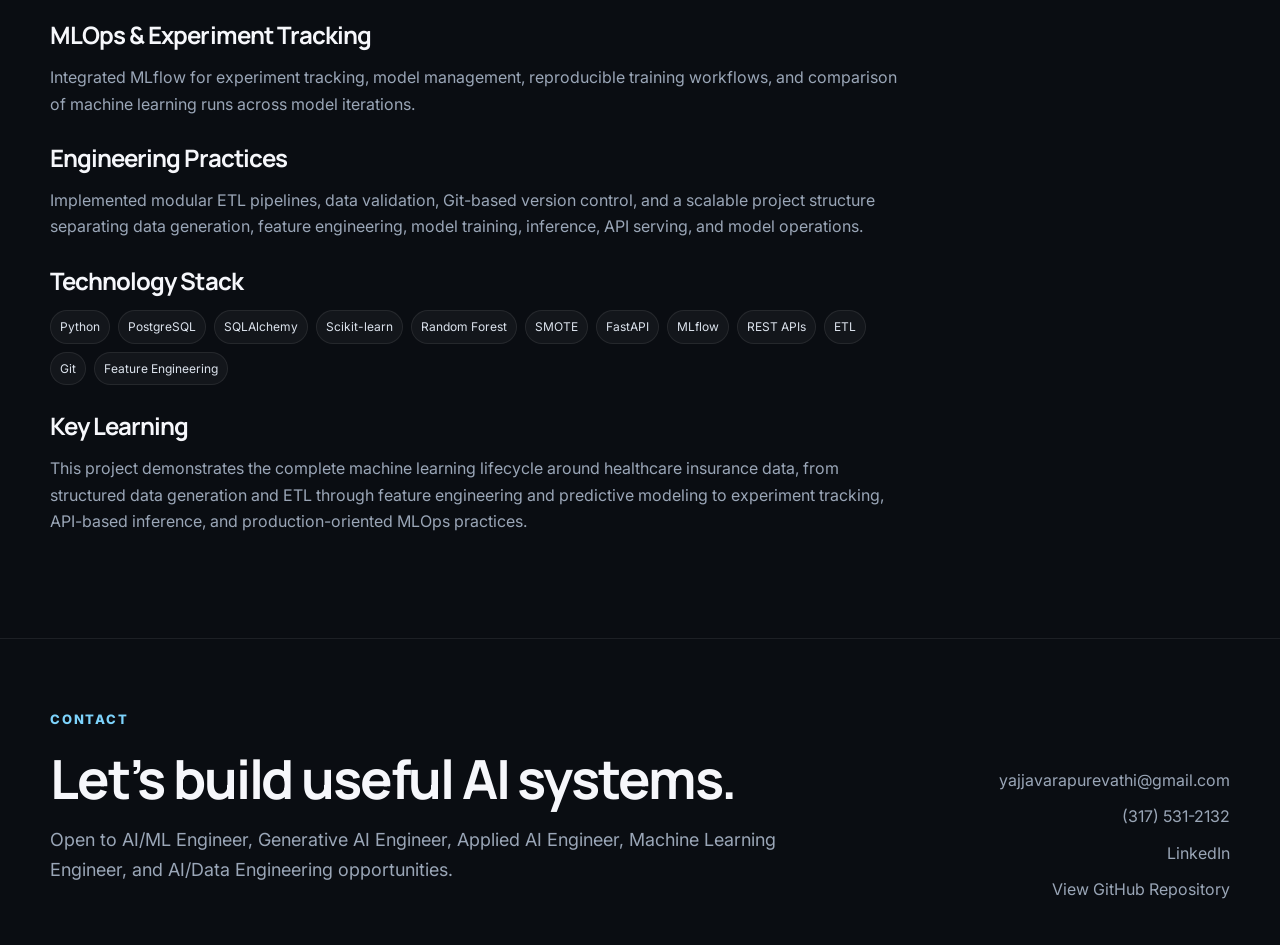
<file: projects/healthcare-insurance-platform.html>
<!DOCTYPE html>
<html lang="en"><head>
<meta charset="UTF-8"><meta name="viewport" content="width=device-width,initial-scale=1">
<meta name="description" content="Revathi Yajjavarapu AI/ML Engineer portfolio">
<title>Enterprise Demand Forecasting Platform | Revathi Yajjavarapu</title>
<link rel="preconnect" href="https://fonts.googleapis.com"><link rel="preconnect" href="https://fonts.gstatic.com" crossorigin>
<link href="https://fonts.googleapis.com/css2?family=Inter:wght@400;500;600;700&family=Manrope:wght@600;700;800&display=swap" rel="stylesheet">
<link rel="stylesheet" href="../assets/style.css">
</head><body>
<nav><div class="wrap nav">
<a class="brand" href="../index.html">Revathi Yajjavarapu</a>
<div class="links">
<a href="../about.html">About</a>
<a href="../mywork.html">My Work</a>
<a href="../experience.html">Experience</a>
<a href="../contact.html">Contact</a>
</div></div></nav>

<main><section class="page-hero"><div class="wrap"><div class="eyebrow">Data Engineering · Machine Learning · Forecasting</div><h1>Enterprise Demand Forecasting Platform</h1><p class="lead">An end-to-end healthcare insurance analytics and machine learning platform combining enterprise-scale data generation, predictive modeling, real-time APIs, and production-oriented MLOps.</p></div></section>
<section><div class="wrap project-layout">
<article class="prose">
<div id="overview" class="kicker">Overview</div>
<h2>Project overview</h2>
<p>Developed an end-to-end healthcare insurance analytics platform using Python, PostgreSQL, SQLAlchemy, and Scikit-learn to generate enterprise-scale datasets, engineer analytical features, train predictive models, and support production-oriented machine learning workflows.</p>

<h3>Architecture</h3>
<div class="flow">
<span>Healthcare Insurance Data</span><b class="arrow">→</b>
<span>Python Data Generation</span><b class="arrow">→</b>
<span>PostgreSQL + SQLAlchemy</span><b class="arrow">→</b>
<span>ETL & Validation</span><b class="arrow">→</b>
<span>Feature Engineering</span><b class="arrow">→</b>
<span>ML Models</span><b class="arrow">→</b>
<span>MLflow</span><b class="arrow">→</b>
<span>FastAPI</span>
</div>

<h3>Data & Analytics Pipeline</h3>
<p>Built modular Python and SQL workflows for healthcare insurance data generation, ingestion, transformation, validation, and feature engineering. PostgreSQL and SQLAlchemy provide the structured data layer used by downstream analytics and machine learning workflows.</p>

<h3>Fraud Detection</h3>
<p>Built a Random Forest classification workflow for identifying potentially fraudulent insurance claims. Applied feature engineering and SMOTE to address imbalanced classification and improve representation of minority fraud cases during model training.</p>

<h3>Claim Status Prediction</h3>
<p>Developed a classification pipeline for predicting insurance claim status from structured claim attributes and engineered analytical features.</p>

<h3>Claim Cost Prediction</h3>
<p>Built a machine learning regression workflow for estimating insurance claim costs using historical claim information and engineered claim-level features.</p>

<h3>Model Serving</h3>
<p>Deployed production-ready FastAPI REST APIs to expose trained models for real-time predictions and provide a reusable integration layer for downstream applications.</p>

<h3>MLOps & Experiment Tracking</h3>
<p>Integrated MLflow for experiment tracking, model management, reproducible training workflows, and comparison of machine learning runs across model iterations.</p>

<h3>Engineering Practices</h3>
<p>Implemented modular ETL pipelines, data validation, Git-based version control, and a scalable project structure separating data generation, feature engineering, model training, inference, API serving, and model operations.</p>

<h3>Technology Stack</h3>
<div class="tags">
<span class="tag">Python</span>
<span class="tag">PostgreSQL</span>
<span class="tag">SQLAlchemy</span>
<span class="tag">Scikit-learn</span>
<span class="tag">Random Forest</span>
<span class="tag">SMOTE</span>
<span class="tag">FastAPI</span>
<span class="tag">MLflow</span>
<span class="tag">REST APIs</span>
<span class="tag">ETL</span>
<span class="tag">Git</span>
<span class="tag">Feature Engineering</span>
</div>

<h3>Key Learning</h3>
<p>This project demonstrates the complete machine learning lifecycle around healthcare insurance data, from structured data generation and ETL through feature engineering and predictive modeling to experiment tracking, API-based inference, and production-oriented MLOps practices.</p>
</article>
<aside class="toc card"><div class="kicker">Case Study</div><a href="#overview">Overview</a><a href="../mywork.html">Back to My Work</a><a target="_blank" href="https://github.com/yajjavarapurevathi/enterprise-demand-forecasting-platform">View GitHub Repository</a></aside>
</div></section></main>
<footer class="footer"><div class="wrap contact-grid">
<div><div class="eyebrow">Contact</div><h2>Let’s build useful AI systems.</h2>
<p class="lead">Open to AI/ML Engineer, Generative AI Engineer, Applied AI Engineer, Machine Learning Engineer, and AI/Data Engineering opportunities.</p></div>
<div class="contact-links">
<a href="mailto:yajjavarapurevathi@gmail.com">yajjavarapurevathi@gmail.com</a>
<a href="tel:+13175312132">(317) 531-2132</a>
<a target="_blank" href="https://www.linkedin.com/in/revathi-yajjavarapu/">LinkedIn</a>
<a target="_blank" href="https://github.com/yajjavarapurevathi/enterprise-demand-forecasting-platform">View GitHub Repository</a>
</div></div></footer>
</body></html>
</file>
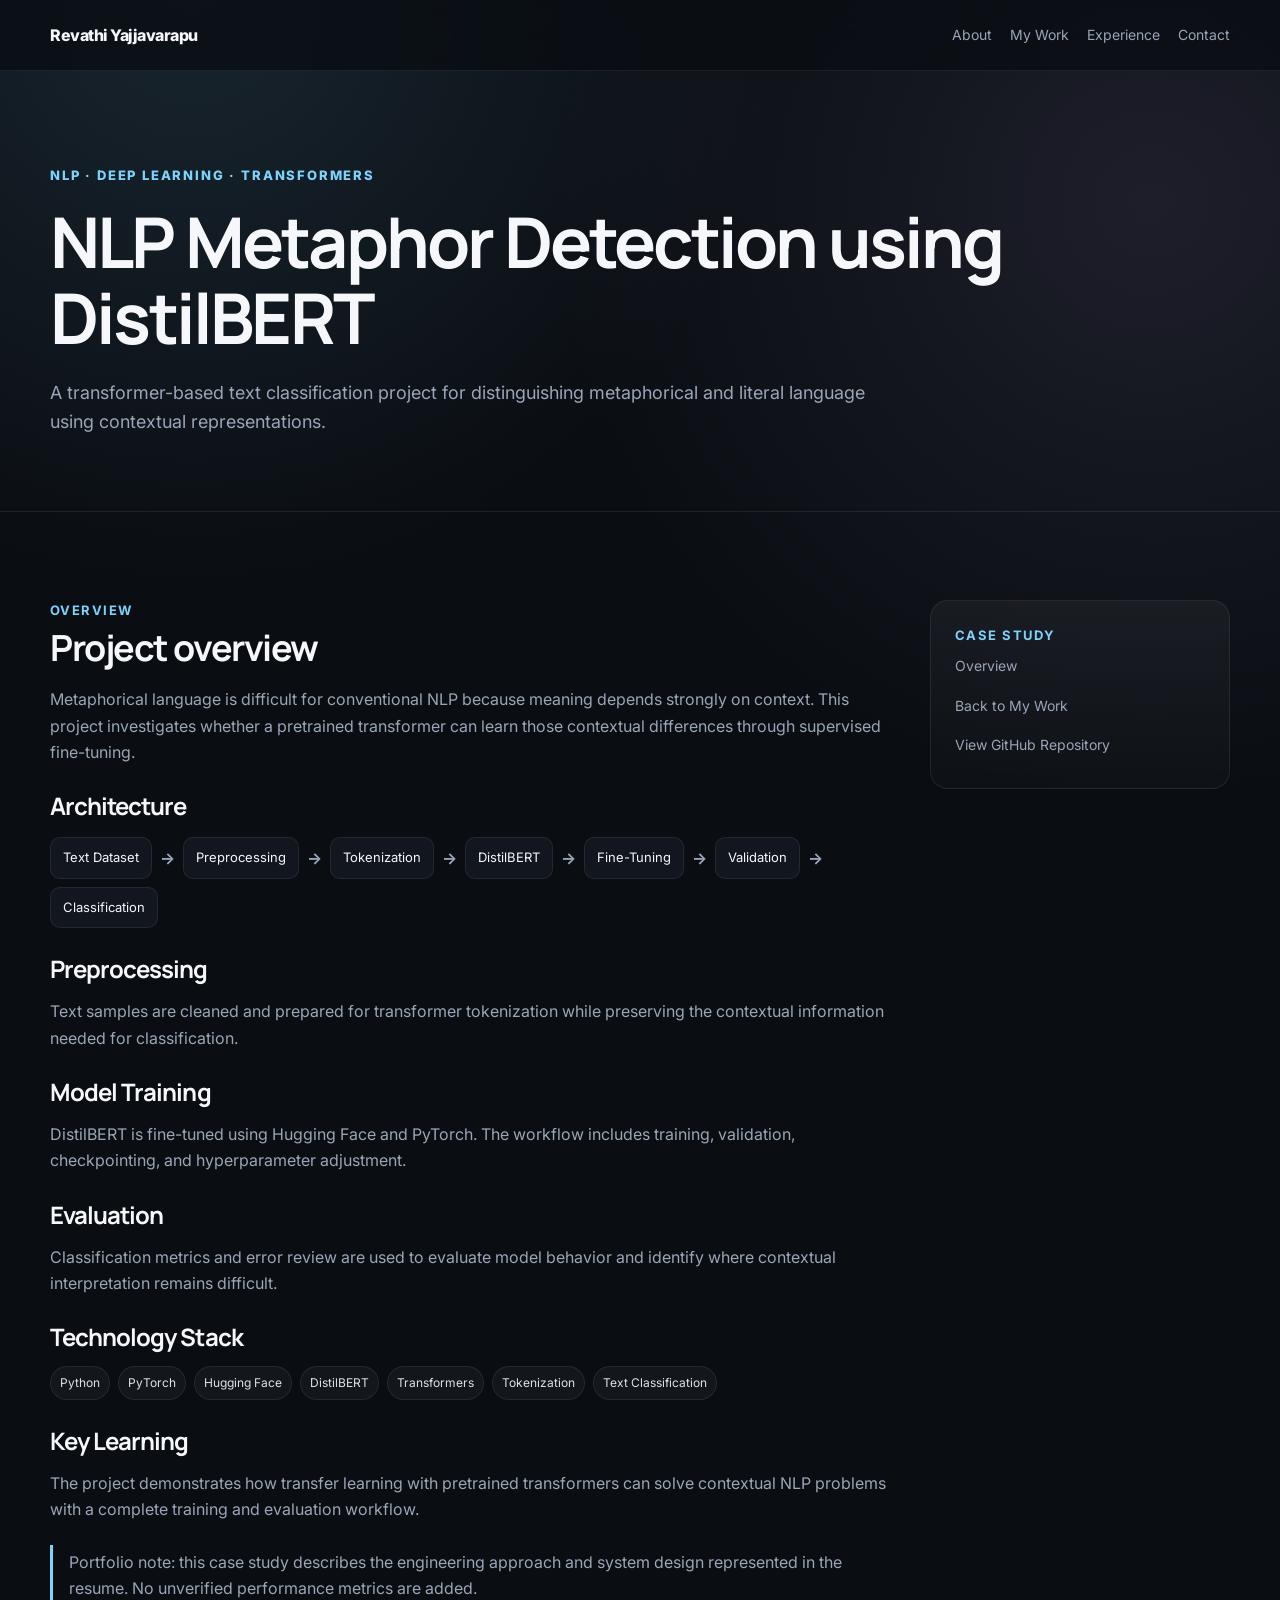
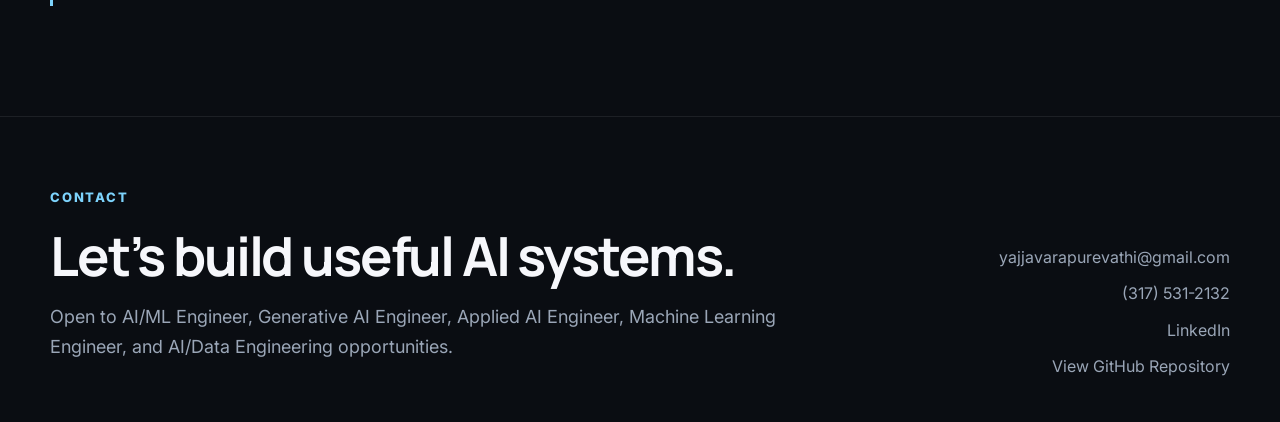
<file: projects/metaphor-detection.html>
<!DOCTYPE html>
<html lang="en"><head>
<meta charset="UTF-8"><meta name="viewport" content="width=device-width,initial-scale=1">
<meta name="description" content="Revathi Yajjavarapu AI/ML Engineer portfolio">
<title>NLP Metaphor Detection using DistilBERT | Revathi Yajjavarapu</title>
<link rel="preconnect" href="https://fonts.googleapis.com"><link rel="preconnect" href="https://fonts.gstatic.com" crossorigin>
<link href="https://fonts.googleapis.com/css2?family=Inter:wght@400;500;600;700&family=Manrope:wght@600;700;800&display=swap" rel="stylesheet">
<link rel="stylesheet" href="../assets/style.css">
</head><body>
<nav><div class="wrap nav">
<a class="brand" href="../index.html">Revathi Yajjavarapu</a>
<div class="links">
<a href="../about.html">About</a>
<a href="../mywork.html">My Work</a>
<a href="../experience.html">Experience</a>
<a href="../contact.html">Contact</a>
</div></div></nav>

<main><section class="page-hero"><div class="wrap"><div class="eyebrow">NLP · Deep Learning · Transformers</div><h1>NLP Metaphor Detection using DistilBERT</h1><p class="lead">A transformer-based text classification project for distinguishing metaphorical and literal language using contextual representations.</p></div></section>
<section><div class="wrap project-layout">
<article class="prose">
<div id="overview" class="kicker">Overview</div><h2>Project overview</h2><p>Metaphorical language is difficult for conventional NLP because meaning depends strongly on context. This project investigates whether a pretrained transformer can learn those contextual differences through supervised fine-tuning.</p>
<h3>Architecture</h3><div class="flow"><span>Text Dataset</span><b class="arrow">→</b><span>Preprocessing</span><b class="arrow">→</b><span>Tokenization</span><b class="arrow">→</b><span>DistilBERT</span><b class="arrow">→</b><span>Fine-Tuning</span><b class="arrow">→</b><span>Validation</span><b class="arrow">→</b><span>Classification</span></div>
<h3>Preprocessing</h3><p>Text samples are cleaned and prepared for transformer tokenization while preserving the contextual information needed for classification.</p><h3>Model Training</h3><p>DistilBERT is fine-tuned using Hugging Face and PyTorch. The workflow includes training, validation, checkpointing, and hyperparameter adjustment.</p><h3>Evaluation</h3><p>Classification metrics and error review are used to evaluate model behavior and identify where contextual interpretation remains difficult.</p>
<h3>Technology Stack</h3><div class="tags"><span class="tag">Python</span><span class="tag">PyTorch</span><span class="tag">Hugging Face</span><span class="tag">DistilBERT</span><span class="tag">Transformers</span><span class="tag">Tokenization</span><span class="tag">Text Classification</span></div>
<h3>Key Learning</h3><p>The project demonstrates how transfer learning with pretrained transformers can solve contextual NLP problems with a complete training and evaluation workflow.</p>
<div class="note">Portfolio note: this case study describes the engineering approach and system design represented in the resume. No unverified performance metrics are added.</div>
</article>
<aside class="toc card"><div class="kicker">Case Study</div><a href="#overview">Overview</a><a href="../mywork.html">Back to My Work</a><a target="_blank" href="https://github.com/yajjavarapurevathi/Metaphor-Detection-NLP-using-DistilBERT">View GitHub Repository</a></aside>
</div></section></main>
<footer class="footer"><div class="wrap contact-grid">
<div><div class="eyebrow">Contact</div><h2>Let’s build useful AI systems.</h2>
<p class="lead">Open to AI/ML Engineer, Generative AI Engineer, Applied AI Engineer, Machine Learning Engineer, and AI/Data Engineering opportunities.</p></div>
<div class="contact-links">
<a href="mailto:yajjavarapurevathi@gmail.com">yajjavarapurevathi@gmail.com</a>
<a href="tel:+13175312132">(317) 531-2132</a>
<a target="_blank" href="https://www.linkedin.com/in/revathi-yajjavarapu/">LinkedIn</a>
<a target="_blank" href="https://github.com/yajjavarapurevathi/Metaphor-Detection-NLP-using-DistilBERT">View GitHub Repository</a>
</div></div></footer>
</body></html>
</file>
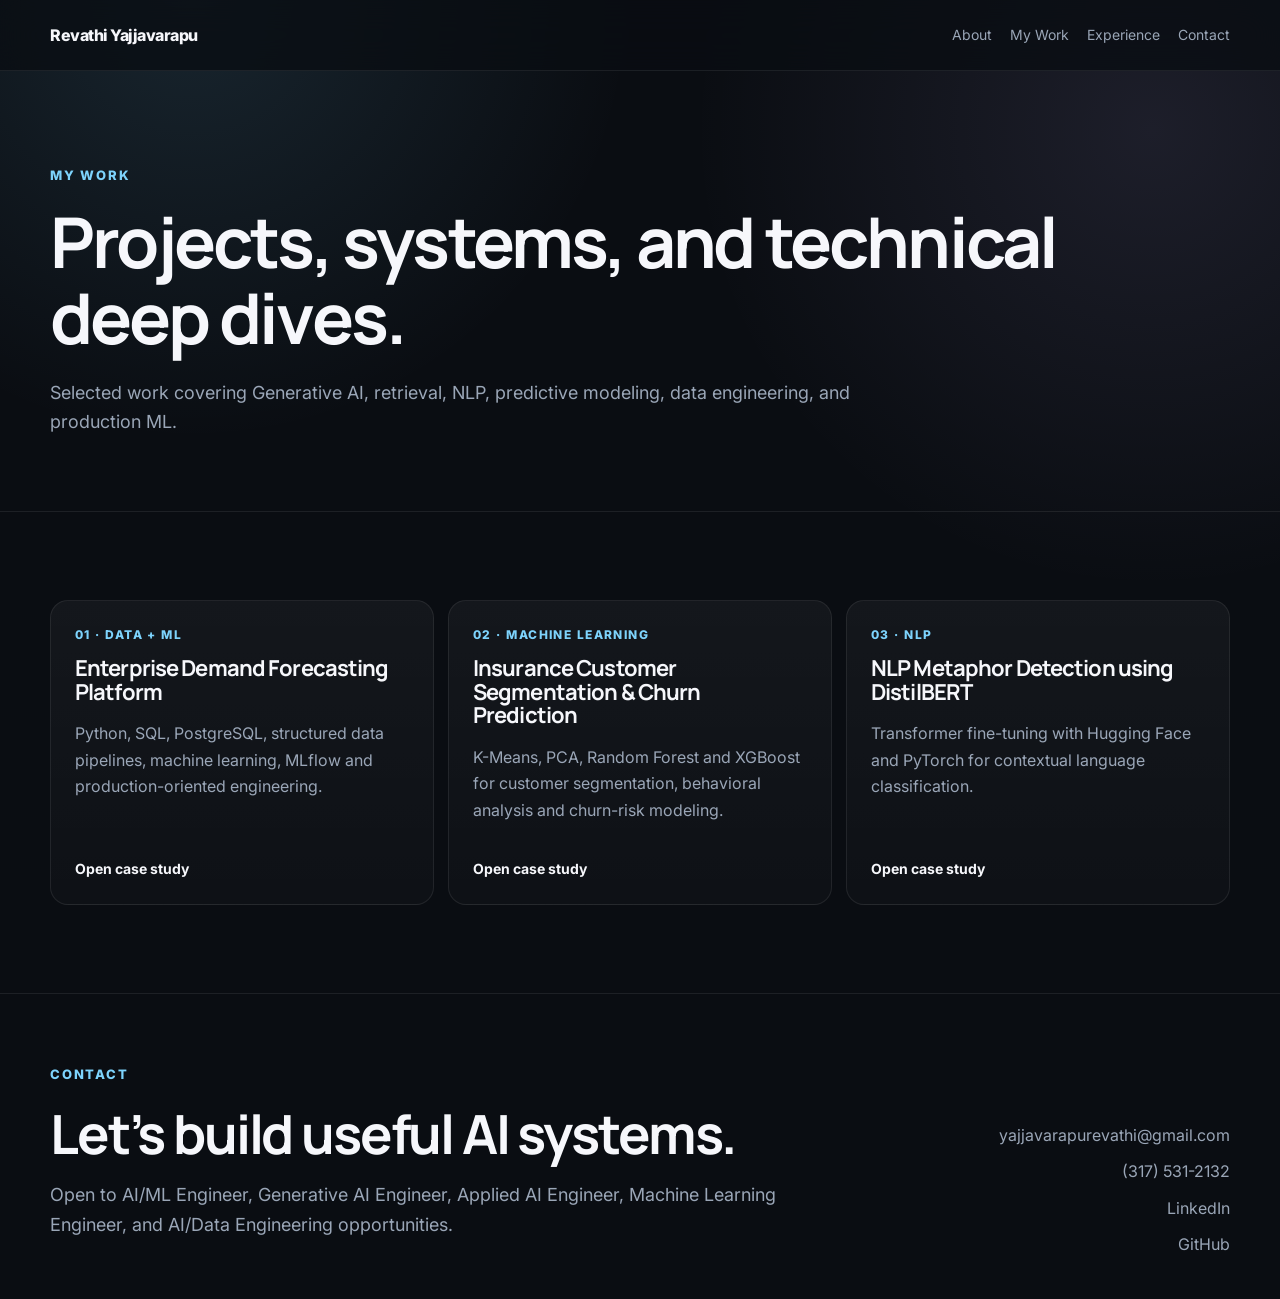
<file: projects/mywork.html>
<!DOCTYPE html>
<html lang="en"><head>
<meta charset="UTF-8"><meta name="viewport" content="width=device-width,initial-scale=1">
<meta name="description" content="Revathi Yajjavarapu AI/ML Engineer portfolio">
<title>My Work | Revathi Yajjavarapu</title>
<link rel="preconnect" href="https://fonts.googleapis.com"><link rel="preconnect" href="https://fonts.gstatic.com" crossorigin>
<link href="https://fonts.googleapis.com/css2?family=Inter:wght@400;500;600;700&family=Manrope:wght@600;700;800&display=swap" rel="stylesheet">
<link rel="stylesheet" href="assets/style.css">
</head><body>
<nav><div class="wrap nav">
<a class="brand" href="index.html">Revathi Yajjavarapu</a>
<div class="links">
<a href="about.html">About</a>
<a href="mywork.html">My Work</a>
<a href="experience.html">Experience</a>
<a href="contact.html">Contact</a>
</div></div></nav>

<main><section class="page-hero"><div class="wrap">
<div class="eyebrow">My Work</div><h1>Projects, systems, and technical deep dives.</h1>
<p class="lead">Selected work covering Generative AI, retrieval, NLP, predictive modeling, data engineering, and production ML.</p>
</div></section>
<section><div class="wrap"><div class="grid-3">
<a class="card project-card" href="projects/healthcare-insurance-platform.html"><div><div class="num">01 · Data + ML</div><h3>Enterprise Demand Forecasting Platform</h3><p>Python, SQL, PostgreSQL, structured data pipelines, machine learning, MLflow and production-oriented engineering.</p></div><div class="go">Open case study</div></a>
<a class="card project-card" href="projects/churn-prediction.html"><div><div class="num">02 · Machine Learning</div><h3>Insurance Customer Segmentation & Churn Prediction</h3><p>K-Means, PCA, Random Forest and XGBoost for customer segmentation, behavioral analysis and churn-risk modeling.</p></div><div class="go">Open case study</div></a>
<a class="card project-card" href="projects/metaphor-detection.html"><div><div class="num">03 · NLP</div><h3>NLP Metaphor Detection using DistilBERT</h3><p>Transformer fine-tuning with Hugging Face and PyTorch for contextual language classification.</p></div><div class="go">Open case study</div></a>
</div></div></section></main>

<footer class="footer"><div class="wrap contact-grid">
<div><div class="eyebrow">Contact</div><h2>Let’s build useful AI systems.</h2>
<p class="lead">Open to AI/ML Engineer, Generative AI Engineer, Applied AI Engineer, Machine Learning Engineer, and AI/Data Engineering opportunities.</p></div>
<div class="contact-links">
<a href="mailto:yajjavarapurevathi@gmail.com">yajjavarapurevathi@gmail.com</a>
<a href="tel:+13175312132">(317) 531-2132</a>
<a target="_blank" href="https://www.linkedin.com/in/revathi-yajjavarapu/">LinkedIn</a>
<a target="_blank" href="https://github.com/yajjavarapurevathi/">GitHub</a>
</div></div></footer>
</body></html>
</file>
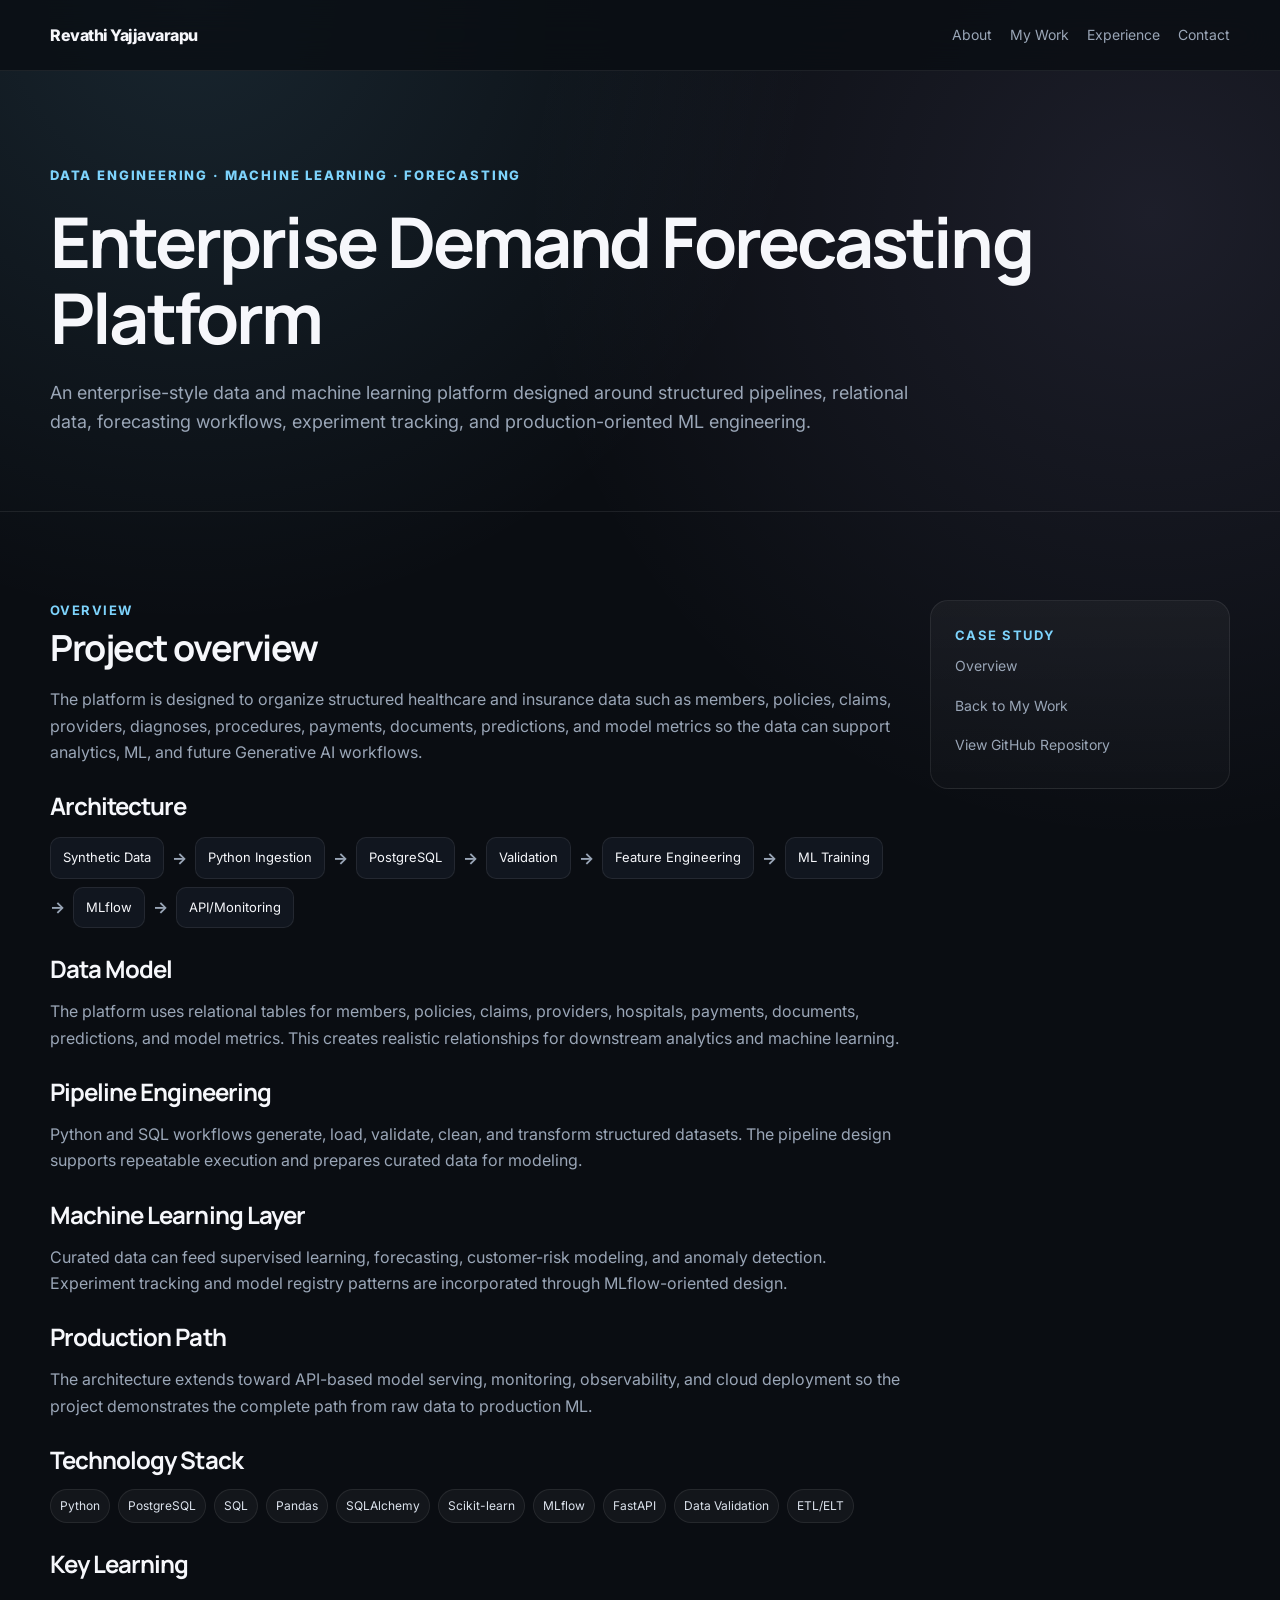
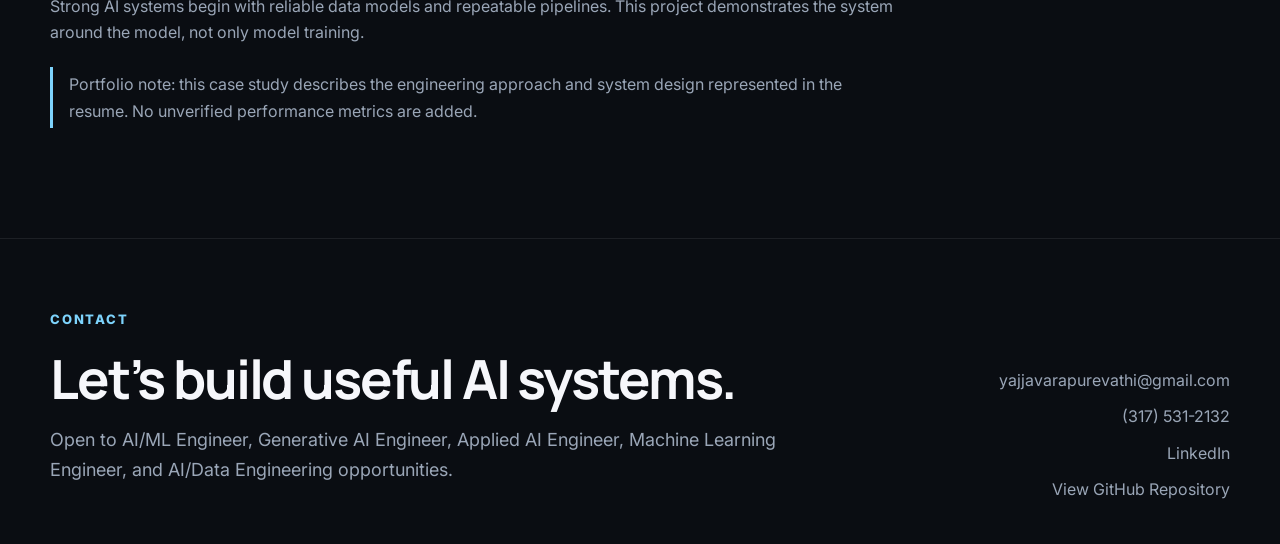
<file: projects/projects/healthcare-insurance-platform.html>
<!DOCTYPE html>
<html lang="en"><head>
<meta charset="UTF-8"><meta name="viewport" content="width=device-width,initial-scale=1">
<meta name="description" content="Revathi Yajjavarapu AI/ML Engineer portfolio">
<title>Enterprise Demand Forecasting Platform | Revathi Yajjavarapu</title>
<link rel="preconnect" href="https://fonts.googleapis.com"><link rel="preconnect" href="https://fonts.gstatic.com" crossorigin>
<link href="https://fonts.googleapis.com/css2?family=Inter:wght@400;500;600;700&family=Manrope:wght@600;700;800&display=swap" rel="stylesheet">
<link rel="stylesheet" href="../assets/style.css">
</head><body>
<nav><div class="wrap nav">
<a class="brand" href="../index.html">Revathi Yajjavarapu</a>
<div class="links">
<a href="../about.html">About</a>
<a href="../mywork.html">My Work</a>
<a href="../experience.html">Experience</a>
<a href="../contact.html">Contact</a>
</div></div></nav>

<main><section class="page-hero"><div class="wrap"><div class="eyebrow">Data Engineering · Machine Learning · Forecasting</div><h1>Enterprise Demand Forecasting Platform</h1><p class="lead">An enterprise-style data and machine learning platform designed around structured pipelines, relational data, forecasting workflows, experiment tracking, and production-oriented ML engineering.</p></div></section>
<section><div class="wrap project-layout">
<article class="prose">
<div id="overview" class="kicker">Overview</div><h2>Project overview</h2><p>The platform is designed to organize structured healthcare and insurance data such as members, policies, claims, providers, diagnoses, procedures, payments, documents, predictions, and model metrics so the data can support analytics, ML, and future Generative AI workflows.</p>
<h3>Architecture</h3><div class="flow"><span>Synthetic Data</span><b class="arrow">→</b><span>Python Ingestion</span><b class="arrow">→</b><span>PostgreSQL</span><b class="arrow">→</b><span>Validation</span><b class="arrow">→</b><span>Feature Engineering</span><b class="arrow">→</b><span>ML Training</span><b class="arrow">→</b><span>MLflow</span><b class="arrow">→</b><span>API/Monitoring</span></div>
<h3>Data Model</h3><p>The platform uses relational tables for members, policies, claims, providers, hospitals, payments, documents, predictions, and model metrics. This creates realistic relationships for downstream analytics and machine learning.</p><h3>Pipeline Engineering</h3><p>Python and SQL workflows generate, load, validate, clean, and transform structured datasets. The pipeline design supports repeatable execution and prepares curated data for modeling.</p><h3>Machine Learning Layer</h3><p>Curated data can feed supervised learning, forecasting, customer-risk modeling, and anomaly detection. Experiment tracking and model registry patterns are incorporated through MLflow-oriented design.</p><h3>Production Path</h3><p>The architecture extends toward API-based model serving, monitoring, observability, and cloud deployment so the project demonstrates the complete path from raw data to production ML.</p>
<h3>Technology Stack</h3><div class="tags"><span class="tag">Python</span><span class="tag">PostgreSQL</span><span class="tag">SQL</span><span class="tag">Pandas</span><span class="tag">SQLAlchemy</span><span class="tag">Scikit-learn</span><span class="tag">MLflow</span><span class="tag">FastAPI</span><span class="tag">Data Validation</span><span class="tag">ETL/ELT</span></div>
<h3>Key Learning</h3><p>Strong AI systems begin with reliable data models and repeatable pipelines. This project demonstrates the system around the model, not only model training.</p>
<div class="note">Portfolio note: this case study describes the engineering approach and system design represented in the resume. No unverified performance metrics are added.</div>
</article>
<aside class="toc card"><div class="kicker">Case Study</div><a href="#overview">Overview</a><a href="../mywork.html">Back to My Work</a><a target="_blank" href="https://github.com/yajjavarapurevathi/enterprise-demand-forecasting-platform">View GitHub Repository</a></aside>
</div></section></main>
<footer class="footer"><div class="wrap contact-grid">
<div><div class="eyebrow">Contact</div><h2>Let’s build useful AI systems.</h2>
<p class="lead">Open to AI/ML Engineer, Generative AI Engineer, Applied AI Engineer, Machine Learning Engineer, and AI/Data Engineering opportunities.</p></div>
<div class="contact-links">
<a href="mailto:yajjavarapurevathi@gmail.com">yajjavarapurevathi@gmail.com</a>
<a href="tel:+13175312132">(317) 531-2132</a>
<a target="_blank" href="https://www.linkedin.com/in/revathi-yajjavarapu/">LinkedIn</a>
<a target="_blank" href="https://github.com/yajjavarapurevathi/enterprise-demand-forecasting-platform">View GitHub Repository</a>
</div></div></footer>
</body></html>
</file>
<file: assets/style.css>
:root{
  --bg:#0a0d12;--panel:#11161f;--panel2:#151c27;--text:#f6f7fb;--muted:#9aa6b7;
  --line:rgba(255,255,255,.08);--accent:#7dd3fc;--accent2:#c4b5fd;--max:1180px;
}
*{box-sizing:border-box} html{scroll-behavior:smooth}
body{margin:0;font-family:Inter,system-ui,-apple-system,BlinkMacSystemFont,"Segoe UI",sans-serif;background:
radial-gradient(circle at 15% 0%,rgba(125,211,252,.12),transparent 26%),
radial-gradient(circle at 90% 10%,rgba(196,181,253,.10),transparent 28%),var(--bg);color:var(--text);line-height:1.65}
a{color:inherit;text-decoration:none}.wrap{width:min(var(--max),calc(100% - 40px));margin:auto}
nav{position:sticky;top:0;z-index:99;background:rgba(10,13,18,.78);backdrop-filter:blur(18px);border-bottom:1px solid var(--line)}
.nav{min-height:70px;display:flex;align-items:center;justify-content:space-between;gap:18px}
.brand{font-weight:800;letter-spacing:-.03em}.links{display:flex;gap:18px;flex-wrap:wrap;color:var(--muted);font-size:14px}
.links a:hover{color:var(--text)}.hero{padding:120px 0 82px}.eyebrow{font-size:13px;font-weight:800;text-transform:uppercase;letter-spacing:.14em;color:var(--accent);margin-bottom:18px}
h1,h2,h3{font-family:Manrope,Inter,sans-serif;line-height:1.08;letter-spacing:-.04em;margin:0}
h1{font-size:clamp(52px,8vw,94px);max-width:1050px}h2{font-size:clamp(34px,5vw,54px);margin-bottom:18px}h3{font-size:22px}
.hero p,.lead{color:var(--muted);max-width:860px;font-size:18px}.hero p{margin:28px 0 30px}.actions{display:flex;flex-wrap:wrap;gap:12px}
.btn{padding:12px 16px;border-radius:10px;border:1px solid var(--line);background:var(--panel);font-weight:700;font-size:14px;transition:.2s ease}
.btn:hover{transform:translateY(-2px);border-color:rgba(255,255,255,.22)}.btn.primary{background:var(--text);color:var(--bg)}
section{padding:88px 0;border-bottom:1px solid var(--line)}
.stats,.grid-3,.grid-2{display:grid;gap:14px}.stats{grid-template-columns:repeat(4,1fr);margin-top:52px}.grid-3{grid-template-columns:repeat(3,1fr)}.grid-2{grid-template-columns:repeat(2,1fr)}
.card{background:linear-gradient(180deg,rgba(255,255,255,.045),rgba(255,255,255,.018));border:1px solid var(--line);border-radius:18px;padding:24px}
.stat strong{display:block;font-family:Manrope,sans-serif;font-size:26px}.stat span,.card p,.muted{color:var(--muted)}
.tags{display:flex;flex-wrap:wrap;gap:8px;margin-top:16px}.tag{font-size:12px;padding:6px 9px;border-radius:999px;border:1px solid var(--line);background:rgba(255,255,255,.04);color:#dce3ed}
.project-card{display:flex;flex-direction:column;justify-content:space-between;min-height:290px}.project-card .num{color:var(--accent);font-size:12px;font-weight:800;letter-spacing:.12em;text-transform:uppercase}
.project-card h3{margin:12px 0}.project-card .go{margin-top:18px;font-weight:700;font-size:14px}.project-card:hover{border-color:rgba(125,211,252,.32)}
.role{padding:26px}.role-top{display:flex;justify-content:space-between;gap:20px;align-items:flex-start}.role small{color:var(--muted)}
.skill-group h3{margin-bottom:10px}.skill-group p{margin:0}
.page-hero{padding:94px 0 56px}.page-hero h1{font-size:clamp(42px,6vw,70px)}.page-hero .lead{margin-top:22px}
.project-layout{display:grid;grid-template-columns:1fr 300px;gap:28px;align-items:start}.toc{position:sticky;top:96px}.toc a{display:block;padding:8px 0;color:var(--muted);font-size:14px}.toc a:hover{color:var(--text)}
.prose h2{font-size:36px;margin-top:8px}.prose h3{font-size:24px;margin:28px 0 10px}.prose p,.prose li{color:var(--muted)}.prose ul{padding-left:22px}
.flow{display:flex;flex-wrap:wrap;gap:8px;align-items:center;margin:18px 0 28px}.flow span{padding:9px 12px;border:1px solid var(--line);background:var(--panel);border-radius:10px;font-size:13px}.arrow{color:var(--muted)}
.footer{padding:70px 0 42px}.contact-grid{display:grid;grid-template-columns:1.3fr .7fr;gap:30px;align-items:end}.contact-links{display:grid;gap:10px;justify-items:end}.contact-links a{color:var(--muted)}
.kicker{font-size:13px;color:var(--accent);font-weight:700;text-transform:uppercase;letter-spacing:.11em}
.note{border-left:3px solid var(--accent);padding:4px 0 4px 16px;color:var(--muted);margin:22px 0}
@media(max-width:900px){.stats,.grid-3{grid-template-columns:1fr 1fr}.grid-2,.project-layout,.contact-grid{grid-template-columns:1fr}.toc{position:static}.contact-links{justify-items:start}.links{display:none}}
@media(max-width:560px){.wrap{width:min(var(--max),calc(100% - 26px))}.hero{padding-top:84px}.stats,.grid-3{grid-template-columns:1fr}section{padding:68px 0}h1{font-size:50px}}
</file>
<file: projects/assets/style.css>
:root{
  --bg:#0a0d12;--panel:#11161f;--panel2:#151c27;--text:#f6f7fb;--muted:#9aa6b7;
  --line:rgba(255,255,255,.08);--accent:#7dd3fc;--accent2:#c4b5fd;--max:1180px;
}
*{box-sizing:border-box} html{scroll-behavior:smooth}
body{margin:0;font-family:Inter,system-ui,-apple-system,BlinkMacSystemFont,"Segoe UI",sans-serif;background:
radial-gradient(circle at 15% 0%,rgba(125,211,252,.12),transparent 26%),
radial-gradient(circle at 90% 10%,rgba(196,181,253,.10),transparent 28%),var(--bg);color:var(--text);line-height:1.65}
a{color:inherit;text-decoration:none}.wrap{width:min(var(--max),calc(100% - 40px));margin:auto}
nav{position:sticky;top:0;z-index:99;background:rgba(10,13,18,.78);backdrop-filter:blur(18px);border-bottom:1px solid var(--line)}
.nav{min-height:70px;display:flex;align-items:center;justify-content:space-between;gap:18px}
.brand{font-weight:800;letter-spacing:-.03em}.links{display:flex;gap:18px;flex-wrap:wrap;color:var(--muted);font-size:14px}
.links a:hover{color:var(--text)}.hero{padding:120px 0 82px}.eyebrow{font-size:13px;font-weight:800;text-transform:uppercase;letter-spacing:.14em;color:var(--accent);margin-bottom:18px}
h1,h2,h3{font-family:Manrope,Inter,sans-serif;line-height:1.08;letter-spacing:-.04em;margin:0}
h1{font-size:clamp(52px,8vw,94px);max-width:1050px}h2{font-size:clamp(34px,5vw,54px);margin-bottom:18px}h3{font-size:22px}
.hero p,.lead{color:var(--muted);max-width:860px;font-size:18px}.hero p{margin:28px 0 30px}.actions{display:flex;flex-wrap:wrap;gap:12px}
.btn{padding:12px 16px;border-radius:10px;border:1px solid var(--line);background:var(--panel);font-weight:700;font-size:14px;transition:.2s ease}
.btn:hover{transform:translateY(-2px);border-color:rgba(255,255,255,.22)}.btn.primary{background:var(--text);color:var(--bg)}
section{padding:88px 0;border-bottom:1px solid var(--line)}
.stats,.grid-3,.grid-2{display:grid;gap:14px}.stats{grid-template-columns:repeat(4,1fr);margin-top:52px}.grid-3{grid-template-columns:repeat(3,1fr)}.grid-2{grid-template-columns:repeat(2,1fr)}
.card{background:linear-gradient(180deg,rgba(255,255,255,.045),rgba(255,255,255,.018));border:1px solid var(--line);border-radius:18px;padding:24px}
.stat strong{display:block;font-family:Manrope,sans-serif;font-size:26px}.stat span,.card p,.muted{color:var(--muted)}
.tags{display:flex;flex-wrap:wrap;gap:8px;margin-top:16px}.tag{font-size:12px;padding:6px 9px;border-radius:999px;border:1px solid var(--line);background:rgba(255,255,255,.04);color:#dce3ed}
.project-card{display:flex;flex-direction:column;justify-content:space-between;min-height:290px}.project-card .num{color:var(--accent);font-size:12px;font-weight:800;letter-spacing:.12em;text-transform:uppercase}
.project-card h3{margin:12px 0}.project-card .go{margin-top:18px;font-weight:700;font-size:14px}.project-card:hover{border-color:rgba(125,211,252,.32)}
.role{padding:26px}.role-top{display:flex;justify-content:space-between;gap:20px;align-items:flex-start}.role small{color:var(--muted)}
.skill-group h3{margin-bottom:10px}.skill-group p{margin:0}
.page-hero{padding:94px 0 56px}.page-hero h1{font-size:clamp(42px,6vw,70px)}.page-hero .lead{margin-top:22px}
.project-layout{display:grid;grid-template-columns:1fr 300px;gap:28px;align-items:start}.toc{position:sticky;top:96px}.toc a{display:block;padding:8px 0;color:var(--muted);font-size:14px}.toc a:hover{color:var(--text)}
.prose h2{font-size:36px;margin-top:8px}.prose h3{font-size:24px;margin:28px 0 10px}.prose p,.prose li{color:var(--muted)}.prose ul{padding-left:22px}
.flow{display:flex;flex-wrap:wrap;gap:8px;align-items:center;margin:18px 0 28px}.flow span{padding:9px 12px;border:1px solid var(--line);background:var(--panel);border-radius:10px;font-size:13px}.arrow{color:var(--muted)}
.footer{padding:70px 0 42px}.contact-grid{display:grid;grid-template-columns:1.3fr .7fr;gap:30px;align-items:end}.contact-links{display:grid;gap:10px;justify-items:end}.contact-links a{color:var(--muted)}
.kicker{font-size:13px;color:var(--accent);font-weight:700;text-transform:uppercase;letter-spacing:.11em}
.note{border-left:3px solid var(--accent);padding:4px 0 4px 16px;color:var(--muted);margin:22px 0}
@media(max-width:900px){.stats,.grid-3{grid-template-columns:1fr 1fr}.grid-2,.project-layout,.contact-grid{grid-template-columns:1fr}.toc{position:static}.contact-links{justify-items:start}.links{display:none}}
@media(max-width:560px){.wrap{width:min(var(--max),calc(100% - 26px))}.hero{padding-top:84px}.stats,.grid-3{grid-template-columns:1fr}section{padding:68px 0}h1{font-size:50px}}
</file>
